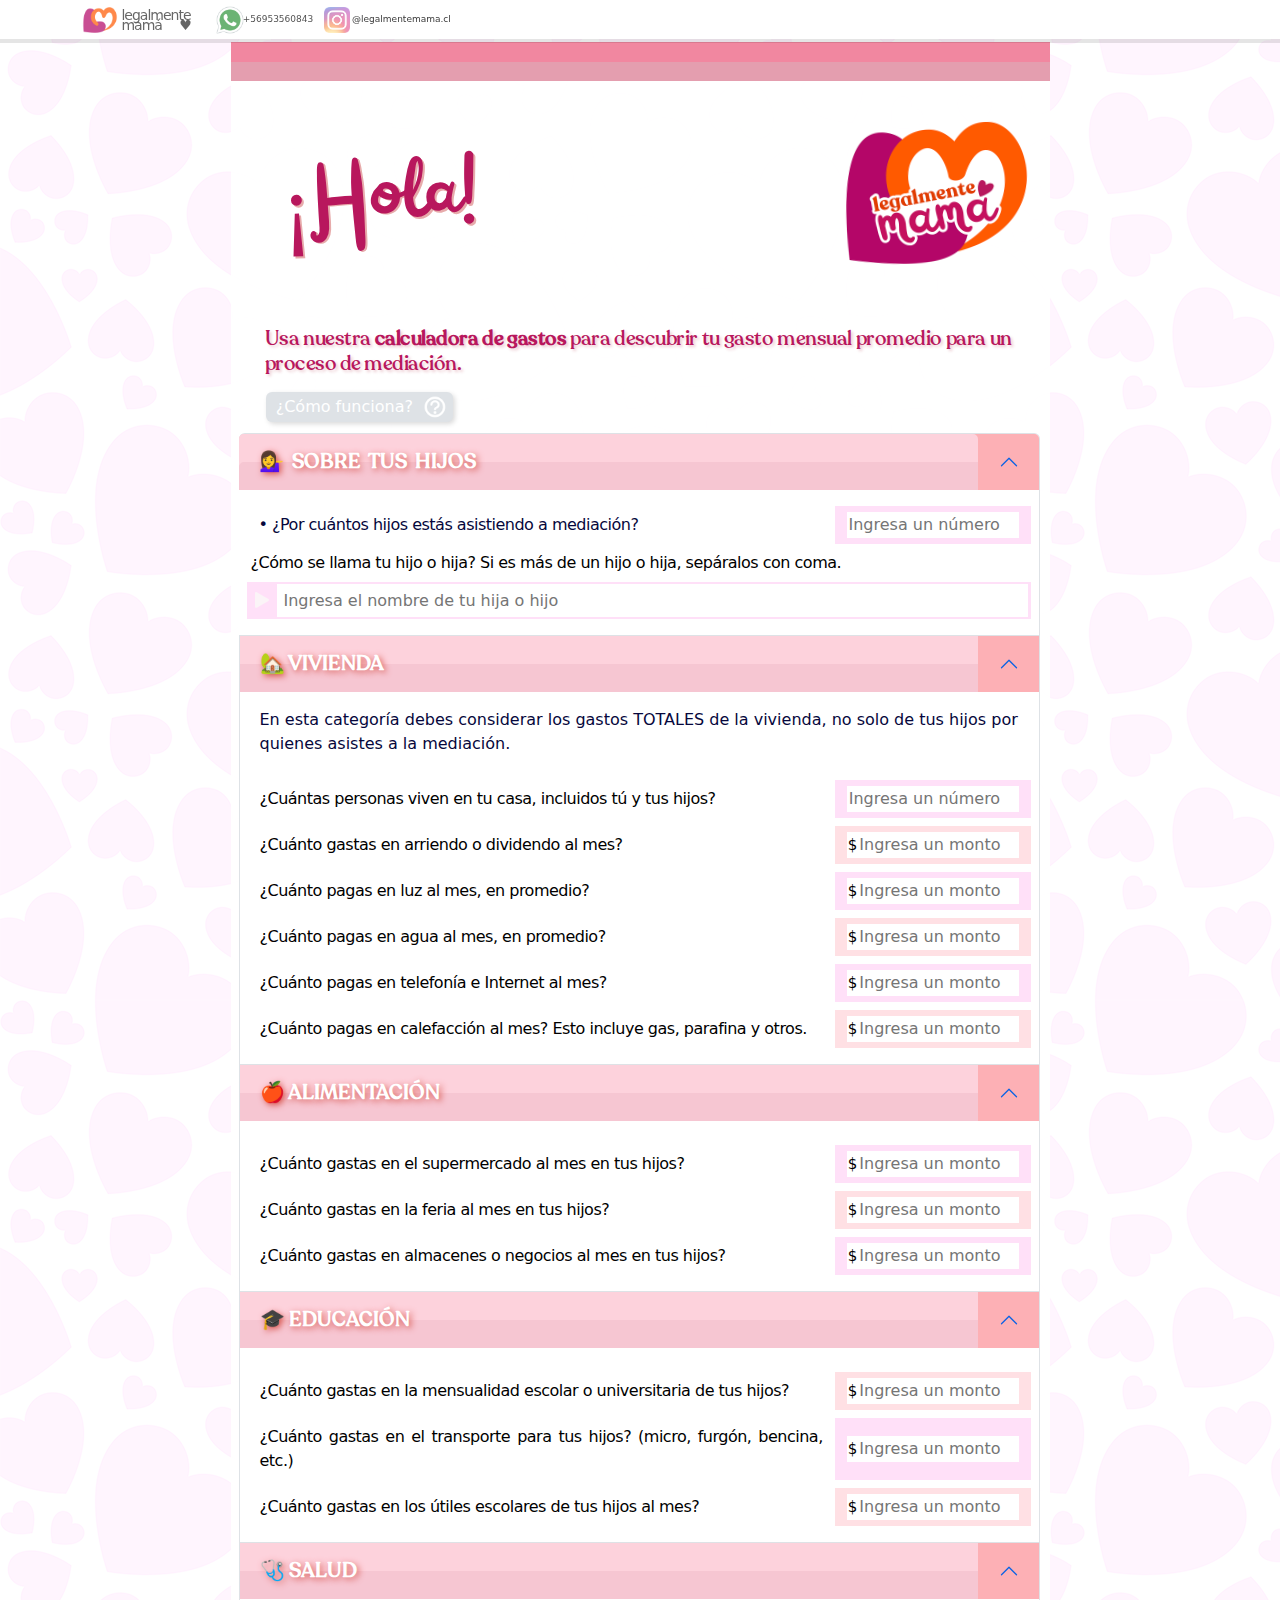
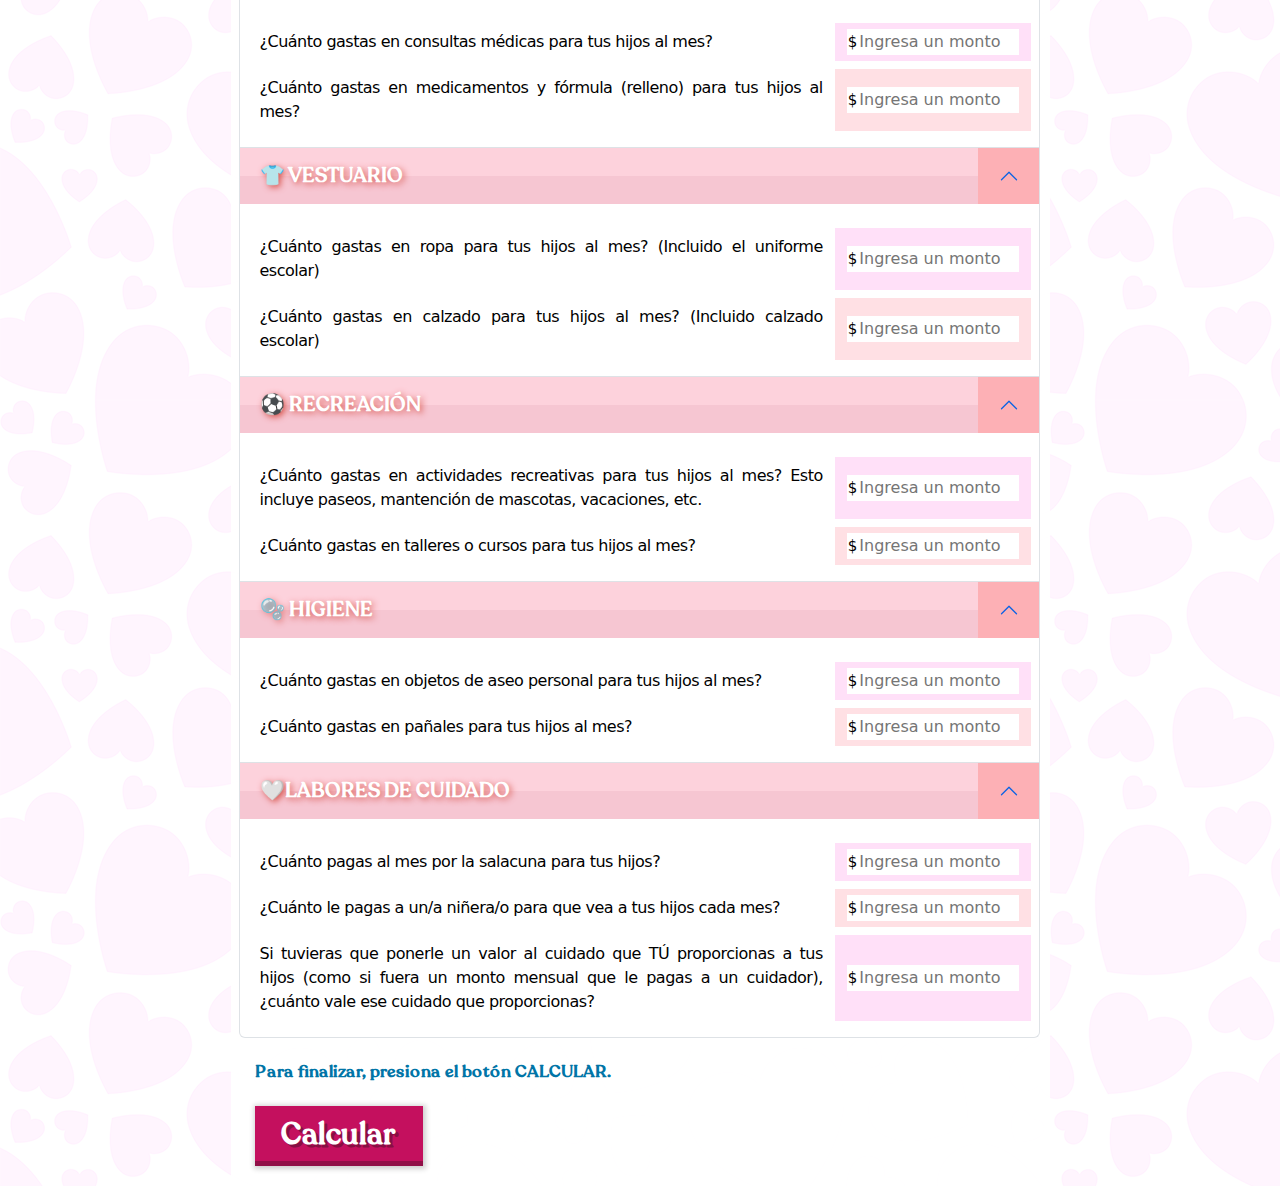
<file: index.html>
<!DOCTYPE html>
<html lang="en" style="background: url(&quot;assets/img/bg2.png&quot;);border-style: hidden;border-color: rgba(0,0,0,0);position: static;overflow: auto;background-size: auto;">

<head>
    <meta charset="utf-8">
    <meta name="viewport" content="width=device-width, initial-scale=1.0, shrink-to-fit=no">
    <title>Tabla de gastos - LEGALMENTE MAMÁ</title>
    <link rel="icon" type="image/x-icon" href="/images/favicon.png">
    <meta property="og:type" content="website">
    <link rel="stylesheet" href="assets/bootstrap/css/bootstrap.min.css">
    <link rel="stylesheet" href="https://cdnjs.cloudflare.com/ajax/libs/animate.css/3.5.2/animate.min.css">
    <link rel="stylesheet" href="assets/css/styles.min.css">
</head>

<body class="d-flex align-content-center" style="background: transparent;border-style: hidden;border-color: rgba(33,37,41,0);height: auto;width: auto;">
    <div class="container-fluid" style="border-style: none;position: relative;margin: auto;padding: 0px;">
        <div class="row order-first" id="navbar" style="background: #ffffff;margin: 0px;">
            <div class="col">
                <nav class="navbar navbar-light navbar-expand fixed-top" style="background: #ffffff;height: 39px;padding-top: 3px;padding-bottom: 9px;box-shadow: 0px 4px rgba(0,0,0,0.1);">
                    <div class="container"><a class="navbar-brand d-flex align-items-center align-self-center m-auto align-items-lg-center" href="https://www.legalmentemama.cl/" style="padding-bottom: 0px;font-size: 14px;letter-spacing: -1px;line-height: 9.5px;color: rgba(85,85,85,0.9);padding-top: 8px;margin-right: 0px;padding-right: 15px;"><img class="d-flex d-lg-flex align-items-center m-auto" src="assets/img/logosolo.png" style="height: auto;object-fit: contain;max-height: 37px;opacity: 0.71;margin-top: 10px;padding-bottom: 1px;margin-bottom: 0px;padding-top: 0px;">&nbsp;legalmente<br>&nbsp;mamá&nbsp; &nbsp; &nbsp;♥</a><button data-bs-toggle="collapse" class="navbar-toggler" data-bs-target="#navcol-1"><span class="visually-hidden">Toggle navigation</span><span class="navbar-toggler-icon"></span></button>
                        <div class="collapse navbar-collapse" id="navcol-1">
                            <ul class="navbar-nav d-flex">
                                <li class="nav-item d-flex"><a class="nav-link d-flex justify-content-center align-items-center" href="https://api.whatsapp.com/send/?phone=56953560843" style="padding-bottom: 2px;font-size: 9px;margin-right: 0px;padding-right: 0px;color: rgba(0,0,0,0.7);" target="_blank"><img class="d-flex align-items-center" src="assets/img/wsplogo.png" style="width: auto;max-height: 32px;opacity: 1;filter: grayscale(45%);margin-right: -3px;">+56953560843</a></li>
                                <li class="nav-item"><a class="nav-link active d-flex justify-content-start align-items-center" style="padding-bottom: 2px;font-size: 9px;padding-left: 8px;color: rgba(0,0,0,0.8);" target="_blank" href="https://www.instagram.com/legalmentemama.cl/"><img class="d-flex align-items-center" src="assets/img/iglogo.png" style="width: auto;max-height: 32px;opacity: 0.51;padding: 3px;padding-right: 0px;margin-right: -1px;">&nbsp;@legalmentemama.cl</a></li>
                            </ul>
                        </div>
                    </div>
                </nav>
            </div>
        </div>
        <div class="row d-inline-block d-lg-flex d-xl-flex justify-content-center mx-auto pulse animated" style="border-style: none;max-width: 819px;">
            <div class="col-auto mx-auto" id="formulario" style="margin-top: 81px;border-top-left-radius: 5;border-top-right-radius: 5;border-bottom-right-radius: 5;border-bottom-left-radius: 5;background: rgba(255,255,255,0.93);box-shadow: 0px -19px rgb(228,158,175), 0px 33px rgb(127,106,143), 0px 46px rgba(33,37,41,0.31), 0px -39px rgb(241,135,160);border-style: none;border-color: rgb(127,106,143);padding-left: 8px;padding-right: 3px;">
                <div class="table-responsive d-table align-items-center">
                    <table class="table table-sm">
                        <thead style="padding-bottom: 0px;margin-bottom: 0px;">
                            <tr style="height: 150px;margin-bottom: 0px;padding-bottom: 0px;">
                                <td class="text-start d-flex align-items-center align-self-end flex-wrap" style="font-family: Railey-PersonalUse;font-size: 54px;transform: perspective(0px) translateY(-5px) rotate(-2deg);text-shadow: 2px 2px rgb(231,171,171);color: #b8175d;border-style: none;line-height: 40.5px;padding-bottom: 0px;letter-spacing: 0px;text-align: center;margin-bottom: -19px;"><br>
                                    <div class="row d-flex" style="max-height: 201px;margin-bottom: 5%;padding-bottom: 0px;">
                                        <div class="col-5 col-sm-7 col-md-8 col-xl-8 offset-1 offset-sm-1 offset-md-1 offset-xl-1 d-flex order-first me-auto" style="padding-left: 2px;">
                                            <p class="d-flex align-self-center" style="transform: translateX(-20px);font-size: 92px;text-align: right;font-family: Railey-PersonalUse;padding-top: 0px;margin-top: 16px;">¡Hola!<br><br></p>
                                        </div>
                                        <div class="col-5 col-sm-1 col-md-2 col-xl-1 offset-sm-5 offset-md-0 offset-xl-4 d-flex flex-shrink-1 align-items-center flex-sm-grow-1" style="padding-left: 0px;margin-left: 1px;"><img class="img-fluid d-flex" src="assets/img/logosmall.png" style="width: auto;height: auto;margin-top: -14px;transform: translateX(-5%);"></div>
                                    </div>
                                </td>
                            </tr>
                        </thead>
                        <tbody>
                            <tr id="introduccion">
                                <td style="font-family: Recoleta;font-size: 20px;text-align: justify;color: rgb(184,23,93);letter-spacing: -0.5px;line-height: 25px;border-style: hidden;border-color: rgb(127,106,143);text-shadow: 2px 2px 3px rgba(173,29,55,0.23);padding-right: 35px;padding-left: 26px;margin-top: 0px;padding-top: 0px;">Usa nuestra <b>calculadora de gastos</b> para descubrir tu gasto mensual promedio para un proceso de mediación.</td>
                            </tr>
                            <tr id="comofunciona" style="display: flex;border-style: hidden;padding-top: 8px;padding-bottom: 3px;padding-left: 23px;">
                                <td style="display: flex;border-style: hidden;">
                                    <div><a class="btn btn-primary comofunc" data-bs-toggle="collapse" aria-expanded="false" aria-controls="collapse-1" href="#collapse-1" role="button" style="background: var(--bs-border-color);padding: 0;padding-right: 0;border-style: none;box-shadow: 2px 2px 5px rgba(0,0,0,0.15);">&nbsp; ¿Cómo funciona?&nbsp;&nbsp;<img src="assets/img/qmark.png" width="30" height="30" style="filter: brightness(200%) contrast(198%);transform: translateX(-3px) scale(0.80);"><br></a>
                                        <div class="collapse" id="collapse-1" style="padding-right: 19px;">
                                            <p class="d-flex me-auto" style="line-height: 21px;color: rgb(75,86,96);background: #fffff3;text-align: justify;">Toca cada una de las secciones a continuación (Vivienda, Alimentación, Educación, Salud, Recreación, Higiene y Labores de cuidado) para expandirlas y rellena cada item con su monto mensual correspondiente. Podrás imprimir el resultado de la planilla de gastos o contactarnos por WhatsApp para continuar tus trámites de pensión.</p>
                                        </div>
                                    </div>
                                </td>
                            </tr>
                            <tr id="acordion">
                                <td style="padding-right: 7px;margin-left: 0px;padding-left: 0px;border-style: hidden;">
                                    <div class="accordion" role="tablist" id="accordion-1">
                                        <div class="accordion-item" id="cat-sobreti" title="" style="border-left-style: hidden;">
                                            <h2 class="accordion-header" role="tab" style="border-left-style: hidden;"><button class="accordion-button" type="button" data-bs-toggle="collapse" data-bs-target="#accordion-1 .item-1" aria-expanded="true" aria-controls="accordion-1 .item-1" id="sobretibutton" style="font-family: Recoleta;font-size: 20px;font-weight: bold;color: rgb(255,255,255);background: rgb(246,198,210);box-shadow: 0px 0px, inset -61px 0px rgb(253,176,181), inset 0px 28px rgb(253,210,220);text-shadow: 2px 2px 6px rgb(216,85,77);"><strong>💁‍♀️&nbsp;&nbsp;SOBRE&nbsp;&nbsp;TUS&nbsp;&nbsp;HIJOS</strong></button></h2>
                                            <div class="accordion-collapse collapse show item-1" role="tabpanel" id="sobretibuttoncontent">
                                                <div class="accordion-body">
						    <div class="row" id="inputhijosmediacion">
                                                        <div class="col-12 col-sm-9 col-md-9 col-lg-9 col-xl-9"><label class="col-form-label d-inline-flex" style="text-align: justify;letter-spacing: -0.5px;color: rgb(6,7,60);">• ¿Por cuántos hijos estás asistiendo a mediación?</label></div>
                                                        <div class="col-12 col-md-2 col-lg-1 col-xl-2 offset-xl-0 d-inline-flex flex-grow-1 justify-content-end align-content-stretch" style="background: rgb(255,224,248);min-height: 37px;"><input class="flex-grow-1 align-self-center" type="number" id="hijosmediacion" max="99" min="1" name="personas" step="1" style="text-align: left;min-width: 57px;border-style: hidden;" placeholder="Ingresa un número"></div>
                                                    </div>
                                                    <div class="row" id="errorhijosmediacion" style="display: none;">
                                                        <div class="col-12 col-sm-12 col-md-12 col-lg-12 col-xl-12" style="padding-left: 0px;padding-right: 0px;"><label class="col-form-label d-flex justify-content-end mx-auto" style="letter-spacing: -0.5px;background: rgba(215,48,34,0.07);color: rgb(210,13,1);padding-left: 11px;padding-right: 7px;text-align: justify;">El mínimo de hijos es 1</label></div>
                                                    </div>
                                                    <div class="row">
                                                        <div class="col-12 col-sm-9 col-md-9 col-lg-12 col-xl-12" style="padding-left: 4px;"><label class="col-form-label d-inline-flex" style="text-align: justify;letter-spacing: -0.5px;">¿Cómo se llama tu hijo o hija? Si es más de un hijo o hija, sepáralos con coma.&nbsp;</label></div>
                                                    </div>
                                                    <div class="row">
                                                        <div class="col-12 col-md-2 col-lg-1 col-xl-1 offset-xl-0 d-inline-flex flex-grow-1 justify-content-end align-content-stretch" style="background: rgb(255,224,248);min-height: 37px;padding-right: 3px;padding-left: 3px;"><svg xmlns="http://www.w3.org/2000/svg" width="1em" height="1em" fill="currentColor" viewBox="0 0 16 16" class="bi bi-triangle-fill d-inline-flex align-self-center" style="transform: rotate(90deg);padding-left: 0px;margin-left: 4px;border-style: none;color: rgb(251,244,247);">
                                                                <path fill-rule="evenodd" d="M7.022 1.566a1.13 1.13 0 0 1 1.96 0l6.857 11.667c.457.778-.092 1.767-.98 1.767H1.144c-.889 0-1.437-.99-.98-1.767L7.022 1.566z"></path>
                                                            </svg><input class="flex-grow-1 align-self-center" type="text" id="nombre" max="20" min="2" name="nombre" step="1" style="text-align: left;min-width: 57px;border-style: hidden;height: 33px;padding-left: 7px;margin-left: 7px;" placeholder="Ingresa el nombre de tu hija o hijo" minlength="1" maxlength="80" required=""></div>
                                                    </div>
                                                    <div class="row" style="text-align: left;">
                                                        <div class="col-12 col-sm-12 col-md-12 col-lg-12 col-xl-12" id="errornombre" style="padding-left: 0px;padding-right: 0px;text-align: left;display: none;"><label class="col-form-label text-start d-flex flex-grow-1" style="letter-spacing: -0.5px;background: rgba(215,48,34,0.07);color: rgb(210,13,1);padding-left: 11px;padding-right: 7px;text-align: left;">Por favor ingresa el nombre de tu hijo o hija.</label></div>
                                                    </div>
                                                </div>
                                            </div>
                                        </div>
                                        <div class="accordion-item" id="cat-vivienda">
                                            <h2 class="accordion-header" role="tab"><button class="accordion-button" type="button" data-bs-toggle="collapse" data-bs-target="#accordion-1 .item-2" aria-expanded="true" aria-controls="accordion-1 .item-2" id="viviendabutton" style="font-family: Recoleta;font-size: 20px;font-weight: bold;color: rgb(255,255,255);background: rgb(246,198,210);box-shadow: 0px 0px, inset -61px 0px rgb(253,176,181), inset 0px 28px rgb(253,210,220);text-shadow: 2px 2px 6px rgb(216,85,77);"><br><strong>🏡 VIVIENDA</strong></button></h2>
                                            <div class="accordion-collapse collapse show item-2" role="tabpanel" id="viviendabuttoncontent">
                                                <div class="accordion-body">
						    <div class="row">
							<label style="color: rgb(6,7,60);">En esta categoría debes considerar los gastos TOTALES de la vivienda, no solo de tus hijos por quienes asistes a la mediación.</label><br><br><br>
						    </div>
                                                    <div class="row" id="inputpersonas">
                                                        <div class="col-12 col-sm-9 col-md-9 col-lg-9 col-xl-9"><label class="col-form-label d-inline-flex" style="text-align: justify;letter-spacing: -0.5px;">¿Cuántas personas viven en tu casa, incluidos tú y tus hijos?</label></div>
                                                        <div class="col-12 col-md-2 col-lg-1 col-xl-2 offset-xl-0 d-inline-flex flex-grow-1 justify-content-end align-content-stretch" style="background: rgb(255,224,248);min-height: 37px;"><input class="flex-grow-1 align-self-center" type="number" id="personas" max="20" min="2" name="personas" step="1" style="text-align: left;min-width: 57px;border-style: hidden;" placeholder="Ingresa un número"></div>
                                                    </div>
                                                    <div class="row" id="errorpersonas" style="display: none;">
                                                        <div class="col-12 col-sm-12 col-md-12 col-lg-12 col-xl-12" style="padding-left: 0px;padding-right: 0px;"><label class="col-form-label d-flex justify-content-end mx-auto" style="letter-spacing: -0.5px;background: rgba(215,48,34,0.07);color: rgb(210,13,1);padding-left: 11px;padding-right: 7px;text-align: justify;">El mínimo de personas es 2 (tú y tu hijo o hija)</label></div>
                                                    </div>
						    <div class="row" id="inputarriendo" style="margin-top: 8px;">
                                                        <div class="col-12 col-sm-9 col-md-9 col-lg-9 col-xl-9"><label class="col-form-label d-inline-flex" style="text-align: justify;letter-spacing: -0.5px;">¿Cuánto gastas en arriendo o dividendo al mes?</label></div>
                                                        <div class="col-12 col-md-2 col-lg-1 col-xl-2 offset-xl-0 d-inline-flex flex-grow-1 justify-content-end align-content-stretch" style="background: rgb(255,224,228);min-height: 37px;padding-left: 2px;">
                                                            <p class="align-self-center my-auto" style="margin-right: 1px;color: rgb(0,0,0);transform: translateX(11px) translateY(1px);font-size: 15px;">$</p><input class="flex-grow-1 align-self-center" type="number" id="arriendo" max="999999999" min="0" name="campodos" step="1000" style="text-align: left;min-width: 57px;border-style: hidden;padding-left: 12px;" placeholder="Ingresa un monto">
                                                        </div>
                                                    </div>
                                                    <div class="row" id="errorarriendo" style="display: none;">
                                                        <div class="col-12 col-sm-12 col-md-12 col-lg-12 col-xl-12" style="padding-left: 0px;padding-right: 0px;"><label class="col-form-label d-flex justify-content-end mx-auto" style="letter-spacing: -0.5px;background: rgba(215,48,34,0.07);color: rgb(210,13,1);padding-left: 11px;padding-right: 7px;text-align: justify;">Debes ingresar un monto. Si no gastas en arriendo o dividendo, puedes ingresar $0.</label></div>
                                                    </div>
                                                    <div class="row" id="inputluz" style="margin-top: 8px;">
                                                        <div class="col-12 col-sm-9 col-md-9 col-lg-9 col-xl-9"><label class="col-form-label d-inline-flex" style="text-align: justify;letter-spacing: -0.5px;">¿Cuánto pagas en luz al mes, en promedio?</label></div>
                                                        <div class="col-12 col-md-2 col-lg-1 col-xl-2 offset-xl-0 d-inline-flex flex-grow-1 justify-content-end align-content-stretch" style="background: rgb(255,224,248);min-height: 37px;padding-left: 2px;">
                                                            <p class="align-self-center my-auto" style="margin-right: 1px;color: rgb(0,0,0);transform: translateX(11px) translateY(1px);font-size: 15px;">$</p><input class="flex-grow-1 align-self-center" type="number" id="luz" max="9999999" min="0" name="campodos" step="100" style="text-align: left;min-width: 57px;border-style: hidden;padding-left: 12px;" placeholder="Ingresa un monto">
                                                        </div>
                                                    </div>
                                                    <div class="row" id="errorluz" style="display: none;">
                                                        <div class="col-12 col-sm-12 col-md-12 col-lg-12 col-xl-12" style="padding-left: 0px;padding-right: 0px;"><label class="col-form-label d-flex justify-content-end mx-auto" style="letter-spacing: -0.5px;background: rgba(215,48,34,0.07);color: rgb(210,13,1);padding-left: 11px;padding-right: 7px;text-align: justify;">Debes ingresar un monto. Si no tienes gastos de electricidad, puedes ingresar $0.</label></div>
                                                    </div>
                                                    <div class="row" id="inputagua" style="margin-top: 8px;">
                                                        <div class="col-12 col-sm-9 col-md-9 col-lg-9 col-xl-9"><label class="col-form-label d-inline-flex" style="text-align: justify;letter-spacing: -0.5px;">¿Cuánto pagas en agua al mes, en promedio?</label></div>
                                                        <div class="col-12 col-md-2 col-lg-1 col-xl-2 offset-xl-0 d-inline-flex flex-grow-1 justify-content-end align-content-stretch" style="background: rgb(255,224,228);min-height: 37px;padding-left: 2px;">
                                                            <p class="align-self-center my-auto" style="margin-right: 1px;color: rgb(0,0,0);transform: translateX(11px) translateY(1px);font-size: 15px;">$</p><input class="flex-grow-1 align-self-center" type="number" id="agua" max="9999999" min="0" name="campodos" step="100" style="text-align: left;min-width: 57px;border-style: hidden;padding-left: 12px;" placeholder="Ingresa un monto">
                                                        </div>
                                                    </div>
                                                    <div class="row" id="erroragua" style="display: none;">
                                                        <div class="col-12 col-sm-12 col-md-12 col-lg-12 col-xl-12" style="padding-left: 0px;padding-right: 0px;"><label class="col-form-label d-flex justify-content-end mx-auto" style="letter-spacing: -0.5px;background: rgba(215,48,34,0.07);color: rgb(210,13,1);padding-left: 11px;padding-right: 7px;text-align: justify;">Debes ingresar un monto. Si no tienes gastos de agua, puedes ingresar $0.</label></div>
                                                    </div>
                                                    <div class="row" id="inputinternet" style="margin-top: 8px;">
                                                        <div class="col-12 col-sm-9 col-md-9 col-lg-9 col-xl-9"><label class="col-form-label d-inline-flex" style="text-align: justify;letter-spacing: -0.5px;">¿Cuánto pagas en telefonía e Internet al mes?</label></div>
                                                        <div class="col-12 col-md-2 col-lg-1 col-xl-2 offset-xl-0 d-inline-flex flex-grow-1 justify-content-end align-content-stretch" style="background: rgb(255,224,248);min-height: 37px;padding-left: 2px;">
                                                            <p class="align-self-center my-auto" style="margin-right: 1px;color: rgb(0,0,0);transform: translateX(11px) translateY(1px);font-size: 15px;">$</p><input class="flex-grow-1 align-self-center" type="number" id="internet" max="9999999" min="0" name="campodos" step="100" style="text-align: left;min-width: 57px;border-style: hidden;padding-left: 12px;" placeholder="Ingresa un monto">
                                                        </div>
                                                    </div>
                                                    <div class="row" id="errorinternet" style="display: none;">
                                                        <div class="col-12 col-sm-12 col-md-12 col-lg-12 col-xl-12" style="padding-left: 0px;padding-right: 0px;"><label class="col-form-label d-flex justify-content-end mx-auto" style="letter-spacing: -0.5px;background: rgba(215,48,34,0.07);color: rgb(210,13,1);padding-left: 11px;padding-right: 7px;text-align: justify;">Debes ingresar un monto. Si no tienes gastos de telefonía o Internet, puedes ingresar $0.</label></div>
                                                    </div>
                                                    <div class="row" id="inputcalefa" style="margin-top: 8px;">
                                                        <div class="col-12 col-sm-9 col-md-9 col-lg-9 col-xl-9"><label class="col-form-label d-inline-flex" style="text-align: justify;letter-spacing: -0.5px;">¿Cuánto pagas en calefacción al mes? Esto incluye gas, parafina y otros.</label></div>
                                                        <div class="col-12 col-md-2 col-lg-1 col-xl-2 offset-xl-0 d-inline-flex flex-grow-1 justify-content-end align-content-stretch" style="background: rgb(255,224,228);min-height: 37px;padding-left: 2px;">
                                                            <p class="align-self-center my-auto" style="margin-right: 1px;color: rgb(0,0,0);transform: translateX(11px) translateY(1px);font-size: 15px;">$</p><input class="flex-grow-1 align-self-center" type="number" id="calefa" max="9999999" min="0" name="campodos" step="100" style="text-align: left;min-width: 57px;border-style: hidden;padding-left: 12px;" placeholder="Ingresa un monto">
                                                        </div>
                                                    </div>
                                                    <div class="row" id="errorcalefa" style="display: none;">
                                                        <div class="col-12 col-sm-12 col-md-12 col-lg-12 col-xl-12" style="padding-left: 0px;padding-right: 0px;"><label class="col-form-label d-flex justify-content-end mx-auto" style="letter-spacing: -0.5px;background: rgba(215,48,34,0.07);color: rgb(210,13,1);padding-left: 11px;padding-right: 7px;text-align: justify;">Debes ingresar un monto. Si no tienes gastos de calefacción, puedes ingresar $0.</label></div>
                                                    </div>
                                                </div>
                                            </div>
                                        </div>
                                        <div class="accordion-item" id="cat-alimentacion">
                                            <h2 class="accordion-header" role="tab"><button class="accordion-button" type="button" data-bs-toggle="collapse" data-bs-target="#accordion-1 .item-3" aria-expanded="true" aria-controls="accordion-1 .item-3" id="alimentacionbutton" style="font-family: Recoleta;font-size: 20px;font-weight: bold;color: rgb(255,255,255);background: rgb(246,198,210);box-shadow: 0px 0px, inset -61px 0px rgb(253,176,181), inset 0px 28px rgb(253,210,220);text-shadow: 2px 2px 6px rgb(216,85,77);"><br><strong>🍎 ALIMENTACIÓN</strong></button></h2>
                                            <div class="accordion-collapse collapse show item-3" role="tabpanel" id="alimentacionbuttoncontent">
                                                <div class="accordion-body">
                                                    <div class="row" id="inputsuperm" style="margin-top: 8px;">
							<div class="col-12 col-sm-9 col-md-9 col-lg-9 col-xl-9"><label class="col-form-label d-inline-flex" style="text-align: justify;letter-spacing: -0.5px;">¿Cuánto gastas en el supermercado al mes en tus hijos?</label></div>
                                                        <div class="col-12 col-md-2 col-lg-1 col-xl-2 offset-xl-0 d-inline-flex flex-grow-1 justify-content-end align-content-stretch" style="background: rgb(255,224,248);min-height: 37px;padding-left: 2px;">
                                                            <p class="align-self-center my-auto" style="margin-right: 1px;color: rgb(0,0,0);transform: translateX(11px) translateY(1px);font-size: 15px;">$</p><input class="flex-grow-1 align-self-center" type="number" id="superm" max="9999999" min="0" name="campodos" step="1000" style="text-align: left;min-width: 57px;border-style: hidden;padding-left: 12px;" placeholder="Ingresa un monto">
                                                        </div>
                                                    </div>
                                                    <div class="row" id="errorsuperm" style="display: none;">
                                                        <div class="col-12 col-sm-12 col-md-12 col-lg-12 col-xl-12" style="padding-left: 0px;padding-right: 0px;"><label class="col-form-label d-flex justify-content-end mx-auto" style="letter-spacing: -0.5px;background: rgba(215,48,34,0.07);color: rgb(210,13,1);padding-left: 11px;padding-right: 7px;text-align: justify;">Debes ingresar un monto. Si no tienes gastos de compras en supermercados, puedes ingresar $0.</label></div>
                                                    </div>
                                                    <div class="row" id="inputferia" style="margin-top: 8px;">
                                                        <div class="col-12 col-sm-9 col-md-9 col-lg-9 col-xl-9"><label class="col-form-label d-inline-flex" style="text-align: justify;letter-spacing: -0.5px;">¿Cuánto gastas en la feria al mes en tus hijos?</label></div>
                                                        <div class="col-12 col-md-2 col-lg-1 col-xl-2 offset-xl-0 d-inline-flex flex-grow-1 justify-content-end align-content-stretch" style="background: rgb(255,224,228);min-height: 37px;padding-left: 2px;">
                                                            <p class="align-self-center my-auto" style="margin-right: 1px;color: rgb(0,0,0);transform: translateX(11px) translateY(1px);font-size: 15px;">$</p><input class="flex-grow-1 align-self-center" type="number" id="feria" max="9999999" min="0" name="campodos" step="1000" style="text-align: left;min-width: 57px;border-style: hidden;padding-left: 12px;" placeholder="Ingresa un monto">
                                                        </div>
                                                    </div>
                                                    <div class="row" id="errorferia" style="display: none;">
                                                        <div class="col-12 col-sm-12 col-md-12 col-lg-12 col-xl-12" style="padding-left: 0px;padding-right: 0px;"><label class="col-form-label d-flex justify-content-end mx-auto" style="letter-spacing: -0.5px;background: rgba(215,48,34,0.07);color: rgb(210,13,1);padding-left: 11px;padding-right: 7px;text-align: justify;">Debes ingresar un monto. Si no gastas dinero en ferias, puedes ingresar $0.</label></div>
                                                    </div>
                                                    <div class="row" id="inputalmacen" style="margin-top: 8px;">
                                                        <div class="col-12 col-sm-9 col-md-9 col-lg-9 col-xl-9"><label class="col-form-label d-inline-flex" style="text-align: justify;letter-spacing: -0.5px;">¿Cuánto gastas en almacenes o negocios al mes en tus hijos?</label></div>
                                                        <div class="col-12 col-md-2 col-lg-1 col-xl-2 offset-xl-0 d-inline-flex flex-grow-1 justify-content-end align-content-stretch" style="background: rgb(255,224,248);min-height: 37px;padding-left: 2px;">
                                                            <p class="align-self-center my-auto" style="margin-right: 1px;color: rgb(0,0,0);transform: translateX(11px) translateY(1px);font-size: 15px;">$</p><input class="flex-grow-1 align-self-center" type="number" id="almacen" max="9999999" min="0" name="campodos" step="1000" style="text-align: left;min-width: 57px;border-style: hidden;padding-left: 12px;" placeholder="Ingresa un monto">
                                                        </div>
                                                    </div>
                                                    <div class="row" id="erroralmacen" style="display: none;">
                                                        <div class="col-12 col-sm-12 col-md-12 col-lg-12 col-xl-12" style="padding-left: 0px;padding-right: 0px;"><label class="col-form-label d-flex justify-content-end mx-auto" style="letter-spacing: -0.5px;background: rgba(215,48,34,0.07);color: rgb(210,13,1);padding-left: 11px;padding-right: 7px;text-align: justify;">Debes ingresar un monto. Si no gastas en almacenes y negocios, puedes ingresar $0.</label></div>
                                                    </div>
                                                </div>
                                            </div>
                                        </div>
                                        <div class="accordion-item" id="cat-educacion">
                                            <h2 class="accordion-header" role="tab"><button class="accordion-button" type="button" data-bs-toggle="collapse" data-bs-target="#accordion-1 .item-4" aria-expanded="true" aria-controls="accordion-1 .item-4" id="educacionbutton" style="font-family: Recoleta;font-size: 20px;font-weight: bold;color: rgb(255,255,255);background: rgb(246,198,210);box-shadow: 0px 0px, inset -61px 0px rgb(253,176,181), inset 0px 28px rgb(253,210,220);text-shadow: 2px 2px 6px rgb(216,85,77);"><br><strong>🎓 EDUCACIÓN</strong></button></h2>
                                            <div class="accordion-collapse collapse show item-4" role="tabpanel" id="educacionbuttoncontent">
                                                <div class="accordion-body">
                                                    <div class="row" id="inputarancel" style="margin-top: 8px;">
                                                        <div class="col-12 col-sm-9 col-md-9 col-lg-9 col-xl-9"><label class="col-form-label d-inline-flex" style="text-align: justify;letter-spacing: -0.5px;">¿Cuánto gastas en la mensualidad escolar o universitaria de tus hijos?&nbsp;</label></div>
                                                        <div class="col-12 col-md-2 col-lg-1 col-xl-2 offset-xl-0 d-inline-flex flex-grow-1 justify-content-end align-content-stretch" style="background: rgb(255,224,228);min-height: 37px;padding-left: 2px;">
                                                            <p class="align-self-center my-auto" style="margin-right: 1px;color: rgb(0,0,0);transform: translateX(11px) translateY(1px);font-size: 15px;">$</p><input class="flex-grow-1 align-self-center" type="number" id="arancel" max="9999999" min="0" name="campodos" step="1000" style="text-align: left;min-width: 57px;border-style: hidden;padding-left: 12px;" placeholder="Ingresa un monto">
                                                        </div>
                                                    </div>
                                                    <div class="row" id="errorarancel" style="display: none;">
                                                        <div class="col-12 col-sm-12 col-md-12 col-lg-12 col-xl-12" style="padding-left: 0px;padding-right: 0px;"><label class="col-form-label d-flex justify-content-end mx-auto" style="letter-spacing: -0.5px;background: rgba(215,48,34,0.07);color: rgb(210,13,1);padding-left: 11px;padding-right: 7px;text-align: justify;">Debes ingresar un monto. Si no gastas en colegio o universidad para tus hijos, puedes ingresar $0.</label></div>
                                                    </div>
                                                    <div class="row" id="inputtransporte" style="margin-top: 8px;">
                                                        <div class="col-12 col-sm-9 col-md-9 col-lg-9 col-xl-9"><label class="col-form-label d-inline-flex" style="text-align: justify;letter-spacing: -0.5px;">¿Cuánto gastas en el transporte para tus hijos? (micro, furgón, bencina, etc.)&nbsp;</label></div>
                                                        <div class="col-12 col-md-2 col-lg-1 col-xl-2 offset-xl-0 d-inline-flex flex-grow-1 justify-content-end align-content-stretch" style="background: rgb(255,224,248);min-height: 37px;padding-left: 2px;">
                                                            <p class="align-self-center my-auto" style="margin-right: 1px;color: rgb(0,0,0);transform: translateX(11px) translateY(1px);font-size: 15px;">$</p><input class="flex-grow-1 align-self-center" type="number" id="transporte" max="9999999" min="0" name="campodos" step="1000" style="text-align: left;min-width: 57px;border-style: hidden;padding-left: 12px;" placeholder="Ingresa un monto">
                                                        </div>
                                                    </div>
                                                    <div class="row" id="errortransporte" style="display: none;">
                                                        <div class="col-12 col-sm-12 col-md-12 col-lg-12 col-xl-12" style="padding-left: 0px;padding-right: 0px;"><label class="col-form-label d-flex justify-content-end mx-auto" style="letter-spacing: -0.5px;background: rgba(215,48,34,0.07);color: rgb(210,13,1);padding-left: 11px;padding-right: 7px;text-align: justify;">Debes ingresar un monto. Si no gastas en transporte para tus hijos, puedes ingresar $0.</label></div>
                                                    </div>
                                                    <div class="row" id="inpututiles" style="margin-top: 8px;">
                                                        <div class="col-12 col-sm-9 col-md-9 col-lg-9 col-xl-9"><label class="col-form-label d-inline-flex" style="text-align: justify;letter-spacing: -0.5px;">¿Cuánto gastas en los útiles escolares de tus hijos al mes?</label></div>
                                                        <div class="col-12 col-md-2 col-lg-1 col-xl-2 offset-xl-0 d-inline-flex flex-grow-1 justify-content-end align-content-stretch" style="background: rgb(255,224,228);min-height: 37px;padding-left: 2px;">
                                                            <p class="align-self-center my-auto" style="margin-right: 1px;color: rgb(0,0,0);transform: translateX(11px) translateY(1px);font-size: 15px;">$</p><input class="flex-grow-1 align-self-center" type="number" id="utiles" max="9999999" min="0" name="campodos" step="1000" style="text-align: left;min-width: 57px;border-style: hidden;padding-left: 12px;" placeholder="Ingresa un monto">
                                                        </div>
                                                    </div>
                                                    <div class="row" id="errorutiles" style="display: none;">
                                                        <div class="col-12 col-sm-12 col-md-12 col-lg-12 col-xl-12" style="padding-left: 0px;padding-right: 0px;"><label class="col-form-label d-flex justify-content-end mx-auto" style="letter-spacing: -0.5px;background: rgba(215,48,34,0.07);color: rgb(210,13,1);padding-left: 11px;padding-right: 7px;text-align: justify;">Debes ingresar un monto. Si no gastas en útiles escolares para tus hijos, puedes ingresar $0.</label></div>
                                                    </div>
                                                </div>
                                            </div>
                                        </div>
                                        <div class="accordion-item" id="cat-salud">
                                            <h2 class="accordion-header" role="tab"><button class="accordion-button" type="button" data-bs-toggle="collapse" data-bs-target="#accordion-1 .item-5" aria-expanded="true" aria-controls="accordion-1 .item-5" id="saludbutton" style="font-family: Recoleta;font-size: 20px;font-weight: bold;color: rgb(255,255,255);background: rgb(246,198,210);box-shadow: 0px 0px, inset -61px 0px rgb(253,176,181), inset 0px 28px rgb(253,210,220);text-shadow: 2px 2px 6px rgb(216,85,77);"><br><strong>🩺 SALUD</strong></button></h2>
                                            <div class="accordion-collapse collapse show item-5" role="tabpanel" id="saludbuttoncontent">
                                                <div class="accordion-body">
                                                    <div class="row" id="inputconsultas" style="margin-top: 8px;">
                                                        <div class="col-12 col-sm-9 col-md-9 col-lg-9 col-xl-9"><label class="col-form-label d-inline-flex" style="text-align: justify;letter-spacing: -0.5px;">¿Cuánto gastas en consultas médicas para tus hijos al mes?</label></div>
                                                        <div class="col-12 col-md-2 col-lg-1 col-xl-2 offset-xl-0 d-inline-flex flex-grow-1 justify-content-end align-content-stretch" style="background: rgb(255,224,248);min-height: 37px;padding-left: 2px;">
                                                            <p class="align-self-center my-auto" style="margin-right: 1px;color: rgb(0,0,0);transform: translateX(11px) translateY(1px);font-size: 15px;">$</p><input class="flex-grow-1 align-self-center" type="number" id="consultas" max="9999999" min="0" name="campodos" step="1000" style="text-align: left;min-width: 57px;border-style: hidden;padding-left: 12px;" placeholder="Ingresa un monto">
                                                        </div>
                                                    </div>
                                                    <div class="row" id="errorconsultas" style="display: none;">
                                                        <div class="col-12 col-sm-12 col-md-12 col-lg-12 col-xl-12" style="padding-left: 0px;padding-right: 0px;"><label class="col-form-label d-flex justify-content-end mx-auto" style="letter-spacing: -0.5px;background: rgba(215,48,34,0.07);color: rgb(210,13,1);padding-left: 11px;padding-right: 7px;text-align: justify;">Debes ingresar un monto. Si no gastas en consultas médicas, puedes ingresar $0.</label></div>
                                                    </div>
                                                    <div class="row" id="inputmedicamentos" style="margin-top: 8px;">
                                                        <div class="col-12 col-sm-9 col-md-9 col-lg-9 col-xl-9"><label class="col-form-label d-inline-flex" style="text-align: justify;letter-spacing: -0.5px;">¿Cuánto gastas en medicamentos y fórmula (relleno) para tus hijos al mes?</label></div>
                                                        <div class="col-12 col-md-2 col-lg-1 col-xl-2 offset-xl-0 d-inline-flex flex-grow-1 justify-content-end align-content-stretch" style="background: rgb(255,224,228);min-height: 37px;padding-left: 2px;">
                                                            <p class="align-self-center my-auto" style="margin-right: 1px;color: rgb(0,0,0);transform: translateX(11px) translateY(1px);font-size: 15px;">$</p><input class="flex-grow-1 align-self-center" type="number" id="medicamentos" max="9999999" min="0" name="campodos" step="1000" style="text-align: left;min-width: 57px;border-style: hidden;padding-left: 12px;" placeholder="Ingresa un monto">
                                                        </div>
                                                    </div>
                                                    <div class="row" id="errormedicamentos" style="display: none;">
                                                        <div class="col-12 col-sm-12 col-md-12 col-lg-12 col-xl-12" style="padding-left: 0px;padding-right: 0px;"><label class="col-form-label d-flex justify-content-end mx-auto" style="letter-spacing: -0.5px;background: rgba(215,48,34,0.07);color: rgb(210,13,1);padding-left: 11px;padding-right: 7px;text-align: justify;">Debes ingresar un monto. Si no gastas en medicamentos, puedes ingresar $0.</label></div>
                                                    </div>
                                                </div>
                                            </div>
                                        </div>
                                        <div class="accordion-item" id="cat-vestuario" title="">
                                            <h2 class="accordion-header" role="tab"><button class="accordion-button" type="button" data-bs-toggle="collapse" data-bs-target="#accordion-1 .item-6" aria-expanded="true" aria-controls="accordion-1 .item-6" id="vestuariobutton" style="font-family: Recoleta;font-size: 20px;font-weight: bold;color: rgb(255,255,255);background: rgb(246,198,210);box-shadow: 0px 0px, inset -61px 0px rgb(253,176,181), inset 0px 28px rgb(253,210,220);text-shadow: 2px 2px 6px rgb(216,85,77);"><br><strong>👕 VESTUARIO</strong></button></h2>
                                            <div class="accordion-collapse collapse show item-6" role="tabpanel" id="vestuariobuttoncontent">
                                                <div class="accordion-body">
                                                    <div class="row" id="inputropa" style="margin-top: 8px;">
                                                        <div class="col-12 col-sm-9 col-md-9 col-lg-9 col-xl-9"><label class="col-form-label d-inline-flex" style="text-align: justify;letter-spacing: -0.5px;">¿Cuánto gastas en ropa para tus hijos al mes? (Incluido el uniforme escolar)</label></div>
                                                        <div class="col-12 col-md-2 col-lg-1 col-xl-2 offset-xl-0 d-inline-flex flex-grow-1 justify-content-end align-content-stretch" style="background: rgb(255,224,248);min-height: 37px;padding-left: 2px;">
                                                            <p class="align-self-center my-auto" style="margin-right: 1px;color: rgb(0,0,0);transform: translateX(11px) translateY(1px);font-size: 15px;">$</p><input class="flex-grow-1 align-self-center" type="number" id="ropa" max="9999999" min="0" name="campodos" step="1000" style="text-align: left;min-width: 57px;border-style: hidden;padding-left: 12px;" placeholder="Ingresa un monto">
                                                        </div>
                                                    </div>
                                                    <div class="row" id="errorropa" style="display: none;">
                                                        <div class="col-12 col-sm-12 col-md-12 col-lg-12 col-xl-12" style="padding-left: 0px;padding-right: 0px;"><label class="col-form-label d-flex justify-content-end mx-auto" style="letter-spacing: -0.5px;background: rgba(215,48,34,0.07);color: rgb(210,13,1);padding-left: 11px;padding-right: 7px;text-align: justify;">Debes ingresar un monto. Si no gastas en ropa para tus hijos, puedes ingresar $0.</label></div>
                                                    </div>
                                                    <div class="row" id="inputcalzado" style="margin-top: 8px;">
                                                        <div class="col-12 col-sm-9 col-md-9 col-lg-9 col-xl-9"><label class="col-form-label d-inline-flex" style="text-align: justify;letter-spacing: -0.5px;">¿Cuánto gastas en calzado para tus hijos al mes? (Incluido calzado escolar)</label></div>
                                                        <div class="col-12 col-md-2 col-lg-1 col-xl-2 offset-xl-0 d-inline-flex flex-grow-1 justify-content-end align-content-stretch" style="background: rgb(255,224,228);min-height: 37px;padding-left: 2px;">
                                                            <p class="align-self-center my-auto" style="margin-right: 1px;color: rgb(0,0,0);transform: translateX(11px) translateY(1px);font-size: 15px;">$</p><input class="flex-grow-1 align-self-center" type="number" id="calzado" max="9999999" min="0" name="campodos" step="1000" style="text-align: left;min-width: 57px;border-style: hidden;padding-left: 12px;" placeholder="Ingresa un monto">
                                                        </div>
                                                    </div>
                                                    <div class="row" id="errorcalzado" style="display: none;">
                                                        <div class="col-12 col-sm-12 col-md-12 col-lg-12 col-xl-12" style="padding-left: 0px;padding-right: 0px;"><label class="col-form-label d-flex justify-content-end mx-auto" style="letter-spacing: -0.5px;background: rgba(215,48,34,0.07);color: rgb(210,13,1);padding-left: 11px;padding-right: 7px;text-align: justify;">Debes ingresar un monto. Si no gastas en calzado para tus hijos, puedes ingresar $0.</label></div>
                                                    </div>
                                                </div>
                                            </div>
                                        </div>
                                        <div class="accordion-item" id="cat-recreacion">
                                            <h2 class="accordion-header" role="tab"><button class="accordion-button" type="button" data-bs-toggle="collapse" data-bs-target="#accordion-1 .item-7" aria-expanded="true" aria-controls="accordion-1 .item-7" id="recreacionbutton" style="font-family: Recoleta;font-size: 20px;font-weight: bold;color: rgb(255,255,255);background: rgb(246,198,210);box-shadow: 0px 0px, inset -61px 0px rgb(253,176,181), inset 0px 28px rgb(253,210,220);text-shadow: 2px 2px 6px rgb(216,85,77);"><br><strong>⚽ RECREACIÓN&nbsp;</strong></button></h2>
                                            <div class="accordion-collapse collapse show item-7" role="tabpanel" id="recreacionbuttoncontent">
                                                <div class="accordion-body">
                                                    <div class="row" id="inputesparcimiento" style="margin-top: 8px;">
                                                        <div class="col-12 col-sm-9 col-md-9 col-lg-9 col-xl-9"><label class="col-form-label d-inline-flex" style="text-align: justify;letter-spacing: -0.5px;">¿Cuánto gastas en actividades recreativas para tus hijos al mes? Esto incluye paseos, mantención de mascotas, vacaciones, etc.</label></div>
                                                        <div class="col-12 col-md-2 col-lg-1 col-xl-2 offset-xl-0 d-inline-flex flex-grow-1 justify-content-end align-content-stretch" style="background: rgb(255,224,248);min-height: 37px;padding-left: 2px;">
                                                            <p class="align-self-center my-auto" style="margin-right: 1px;color: rgb(0,0,0);transform: translateX(11px) translateY(1px);font-size: 15px;">$</p><input class="flex-grow-1 align-self-center" type="number" id="esparcimiento" max="9999999" min="0" name="campodos" step="1000" style="text-align: left;min-width: 57px;border-style: hidden;padding-left: 12px;" placeholder="Ingresa un monto">
                                                        </div>
                                                    </div>
                                                    <div class="row" id="erroresparcimiento" style="display: none;">
                                                        <div class="col-12 col-sm-12 col-md-12 col-lg-12 col-xl-12" style="padding-left: 0px;padding-right: 0px;"><label class="col-form-label d-flex justify-content-end mx-auto" style="letter-spacing: -0.5px;background: rgba(215,48,34,0.07);color: rgb(210,13,1);padding-left: 11px;padding-right: 7px;text-align: justify;">Debes ingresar un monto. Si no gastas en recreación para tus hijos, puedes ingresar $0.</label></div>
                                                    </div>
                                                    <div class="row" id="inputtalleres" style="margin-top: 8px;">
                                                        <div class="col-12 col-sm-9 col-md-9 col-lg-9 col-xl-9"><label class="col-form-label d-inline-flex" style="text-align: justify;letter-spacing: -0.5px;">¿Cuánto gastas en talleres o cursos para tus hijos al mes?</label></div>
                                                        <div class="col-12 col-md-2 col-lg-1 col-xl-2 offset-xl-0 d-inline-flex flex-grow-1 justify-content-end align-content-stretch" style="background: rgb(255,224,228);min-height: 37px;padding-left: 2px;">
                                                            <p class="align-self-center my-auto" style="margin-right: 1px;color: rgb(0,0,0);transform: translateX(11px) translateY(1px);font-size: 15px;">$</p><input class="flex-grow-1 align-self-center" type="number" id="talleres" max="9999999" min="0" name="campodos" step="1000" style="text-align: left;min-width: 57px;border-style: hidden;padding-left: 12px;" placeholder="Ingresa un monto">
                                                        </div>
                                                    </div>
                                                    <div class="row" id="errortalleres" style="display: none;">
                                                        <div class="col-12 col-sm-12 col-md-12 col-lg-12 col-xl-12" style="padding-left: 0px;padding-right: 0px;"><label class="col-form-label d-flex justify-content-end mx-auto" style="letter-spacing: -0.5px;background: rgba(215,48,34,0.07);color: rgb(210,13,1);padding-left: 11px;padding-right: 7px;text-align: justify;">Debes ingresar un monto. Si no gastas en talleres o cursos, puedes ingresar $0.</label></div>
                                                    </div>
                                                </div>
                                            </div>
                                        </div>
                                        <div class="accordion-item" id="cat-higiene">
                                            <h2 class="accordion-header" role="tab"><button class="accordion-button" type="button" data-bs-toggle="collapse" data-bs-target="#accordion-1 .item-8" aria-expanded="true" aria-controls="accordion-1 .item-8" id="higienebutton" style="font-family: Recoleta;font-size: 20px;font-weight: bold;color: rgb(255,255,255);background: rgb(246,198,210);box-shadow: 0px 0px, inset -61px 0px rgb(253,176,181), inset 0px 28px rgb(253,210,220);text-shadow: 2px 2px 6px rgb(216,85,77);"><br><strong>🫧 HIGIENE</strong></button></h2>
                                            <div class="accordion-collapse collapse show item-8" role="tabpanel" id="higienebuttoncontent">
                                                <div class="accordion-body">
                                                    <div class="row" id="inputaseo" style="margin-top: 8px;">
                                                        <div class="col-12 col-sm-9 col-md-9 col-lg-9 col-xl-9"><label class="col-form-label d-inline-flex" style="text-align: justify;letter-spacing: -0.5px;">¿Cuánto gastas en objetos de aseo personal para tus hijos al mes?</label></div>
                                                        <div class="col-12 col-md-2 col-lg-1 col-xl-2 offset-xl-0 d-inline-flex flex-grow-1 justify-content-end align-content-stretch" style="background: rgb(255,224,248);min-height: 37px;padding-left: 2px;">
                                                            <p class="align-self-center my-auto" style="margin-right: 1px;color: rgb(0,0,0);transform: translateX(11px) translateY(1px);font-size: 15px;">$</p><input class="flex-grow-1 align-self-center" type="number" id="aseo" max="9999999" min="0" name="campodos" step="1000" style="text-align: left;min-width: 57px;border-style: hidden;padding-left: 12px;" placeholder="Ingresa un monto">
                                                        </div>
                                                    </div>
                                                    <div class="row" id="erroraseo" style="display: none;">
                                                        <div class="col-12 col-sm-12 col-md-12 col-lg-12 col-xl-12" style="padding-left: 0px;padding-right: 0px;"><label class="col-form-label d-flex justify-content-end mx-auto" style="letter-spacing: -0.5px;background: rgba(215,48,34,0.07);color: rgb(210,13,1);padding-left: 11px;padding-right: 7px;text-align: justify;">Debes ingresar un monto. Si no gastas en objetos de aseo personal, puedes ingresar $0.</label></div>
                                                    </div>
                                                    <div class="row" id="inputdiapers" style="margin-top: 8px;">
                                                        <div class="col-12 col-sm-9 col-md-9 col-lg-9 col-xl-9"><label class="col-form-label d-inline-flex" style="text-align: justify;letter-spacing: -0.5px;">¿Cuánto gastas en pañales para tus hijos al mes?</label></div>
                                                        <div class="col-12 col-md-2 col-lg-1 col-xl-2 offset-xl-0 d-inline-flex flex-grow-1 justify-content-end align-content-stretch" style="background: rgb(255,224,228);min-height: 37px;padding-left: 2px;">
                                                            <p class="align-self-center my-auto" style="margin-right: 1px;color: rgb(0,0,0);transform: translateX(11px) translateY(1px);font-size: 15px;">$</p><input class="flex-grow-1 align-self-center" type="number" id="diapers" max="9999999" min="0" name="campodos" step="1000" style="text-align: left;min-width: 57px;border-style: hidden;padding-left: 12px;" placeholder="Ingresa un monto">
                                                        </div>
                                                    </div>
                                                    <div class="row" id="errordiapers" style="display: none;">
                                                        <div class="col-12 col-sm-12 col-md-12 col-lg-12 col-xl-12" style="padding-left: 0px;padding-right: 0px;"><label class="col-form-label d-flex justify-content-end mx-auto" style="letter-spacing: -0.5px;background: rgba(215,48,34,0.07);color: rgb(210,13,1);padding-left: 11px;padding-right: 7px;text-align: justify;">Debes ingresar un monto. Si no gastas en pañales, puedes ingresar $0.</label></div>
                                                    </div>
                                                </div>
                                            </div>
                                        </div>
                                        <div class="accordion-item" id="cat-labores">
                                            <h2 class="accordion-header" role="tab"><button class="accordion-button" type="button" data-bs-toggle="collapse" data-bs-target="#accordion-1 .item-9" aria-expanded="true" aria-controls="accordion-1 .item-9" id="laboresbutton" style="font-family: Recoleta;font-size: 20px;font-weight: bold;color: rgb(255,255,255);background: rgb(246,198,210);box-shadow: 0px 0px, inset -61px 0px rgb(253,176,181), inset 0px 28px rgb(253,210,220);text-shadow: 2px 2px 6px rgb(216,85,77);"><br><strong>🤍</strong>LABORES DE CUIDADO&nbsp;</button></h2>
                                            <div class="accordion-collapse collapse show item-9" role="tabpanel" id="laboresbuttoncontent">
                                                <div class="accordion-body">
                                                    <div class="row" id="inputsalacuna" style="margin-top: 8px;">
                                                        <div class="col-12 col-sm-9 col-md-9 col-lg-9 col-xl-9"><label class="col-form-label d-inline-flex" style="text-align: justify;letter-spacing: -0.5px;">¿Cuánto pagas al mes por la salacuna para tus hijos?</label></div>
                                                        <div class="col-12 col-md-2 col-lg-1 col-xl-2 offset-xl-0 d-inline-flex flex-grow-1 justify-content-end align-content-stretch" style="background: rgb(255,224,248);min-height: 37px;padding-left: 2px;">
                                                            <p class="align-self-center my-auto" style="margin-right: 1px;color: rgb(0,0,0);transform: translateX(11px) translateY(1px);font-size: 15px;">$</p><input class="flex-grow-1 align-self-center" type="number" id="salacuna" max="9999999" min="0" name="campodos" step="1000" style="text-align: left;min-width: 57px;border-style: hidden;padding-left: 12px;" placeholder="Ingresa un monto">
                                                        </div>
                                                    </div>
                                                    <div class="row" id="errorsalacuna" style="display: none;">
                                                        <div class="col-12 col-sm-12 col-md-12 col-lg-12 col-xl-12" style="padding-left: 0px;padding-right: 0px;"><label class="col-form-label d-flex justify-content-end mx-auto" style="letter-spacing: -0.5px;background: rgba(215,48,34,0.07);color: rgb(210,13,1);padding-left: 11px;padding-right: 7px;text-align: justify;">Debes ingresar un monto. Si no gastas en salacuna, puedes ingresar $0.</label></div>
                                                    </div>
                                                    <div class="row" id="inputninera" style="margin-top: 8px;">
                                                        <div class="col-12 col-sm-9 col-md-9 col-lg-9 col-xl-9"><label class="col-form-label d-inline-flex" style="text-align: justify;letter-spacing: -0.5px;">¿Cuánto le pagas a un/a niñera/o para que vea a tus hijos cada mes?</label></div>
                                                        <div class="col-12 col-md-2 col-lg-1 col-xl-2 offset-xl-0 d-inline-flex flex-grow-1 justify-content-end align-content-stretch" style="background: rgb(255,224,228);min-height: 37px;padding-left: 2px;">
                                                            <p class="align-self-center my-auto" style="margin-right: 1px;color: rgb(0,0,0);transform: translateX(11px) translateY(1px);font-size: 15px;">$</p><input class="flex-grow-1 align-self-center" type="number" id="ninera" max="9999999" min="0" name="campodos" step="1000" style="text-align: left;min-width: 57px;border-style: hidden;padding-left: 12px;" placeholder="Ingresa un monto">
                                                        </div>
                                                    </div>
                                                    <div class="row" id="errorninera" style="display: none;">
                                                        <div class="col-12 col-sm-12 col-md-12 col-lg-12 col-xl-12" style="padding-left: 0px;padding-right: 0px;"><label class="col-form-label d-flex justify-content-end mx-auto" style="letter-spacing: -0.5px;background: rgba(215,48,34,0.07);color: rgb(210,13,1);padding-left: 11px;padding-right: 7px;text-align: justify;">Debes ingresar un monto. Si no gastas en niñeros, puedes ingresar $0.</label></div>
                                                    </div>
                                                    <div class="row" id="inputmadre" style="margin-top: 8px;">
                                                        <div class="col-12 col-sm-9 col-md-9 col-lg-9 col-xl-9"><label class="col-form-label d-inline-flex" style="text-align: justify;letter-spacing: -0.5px;">Si tuvieras que ponerle un valor al cuidado que TÚ proporcionas a tus hijos (como si fuera un monto mensual que le pagas a un cuidador), ¿cuánto vale ese cuidado que proporcionas?&nbsp;</label></div>
                                                        <div class="col-12 col-md-2 col-lg-1 col-xl-2 offset-xl-0 d-inline-flex flex-grow-1 justify-content-end align-content-stretch" style="background: rgb(255,224,248);min-height: 37px;padding-left: 2px;">
                                                            <p class="align-self-center my-auto" style="margin-right: 1px;color: rgb(0,0,0);transform: translateX(11px) translateY(1px);font-size: 15px;">$</p><input class="flex-grow-1 align-self-center" type="number" id="madre" max="9999999" min="0" name="campodos" step="1000" style="text-align: left;min-width: 57px;border-style: hidden;padding-left: 12px;" placeholder="Ingresa un monto">
                                                        </div>
                                                    </div>
                                                    <div class="row" id="errormadre" style="display: none;">
                                                        <div class="col-12 col-sm-12 col-md-12 col-lg-12 col-xl-12" style="padding-left: 0px;padding-right: 0px;"><label class="col-form-label d-flex justify-content-end mx-auto" style="letter-spacing: -0.5px;background: rgba(215,48,34,0.07);color: rgb(210,13,1);padding-left: 11px;padding-right: 7px;text-align: justify;">Debes ingresar un monto. Si no estás segura, puedes ingresar $0.</label></div>
                                                    </div>
                                                </div>
                                            </div>
                                        </div>
                                    </div>
                                </td>
                            </tr>
                            <tr style="border-style: hidden;">
                                <td style="padding-left: 16px;font-size: 17px;font-family: Recoleta;padding-top: 20px;color: rgb(1,117,167);font-weight: bold;text-align: justify;line-height: 20px;border-style: hidden;letter-spacing: 0px;padding-right: 28px;">Para finalizar, presiona el botón CALCULAR.</td>
                            </tr>
                            <tr id="errorcalculo" style="display: none;">
                                <td style="padding-top: 24px;"><label class="form-label d-flex justify-content-start mx-auto" style="letter-spacing: -0.5px;background: rgba(215,48,34,0.07);color: rgb(210,13,1);padding-left: 11px;padding-right: 7px;padding-bottom: 13px;padding-top: 11px;">· Algunos de los campos que ingresaste no son válidos o están vacíos.<br>· Por favor revisa los campos marcados en rojo y rellena los campos vacíos.</label></td>
                            </tr>
                            <tr style="border-style: hidden;">
                                <td style="padding-left: 16px;font-size: 19px;font-family: Recoleta;padding-top: 20px;color: rgb(197,35,84);font-weight: bold;text-align: right;text-shadow: 2px 2px 3px rgba(173,29,55,0.23);padding-right: 24px;line-height: 26px;border-style: hidden;">
                                    <div class="row">
                                        <div class="col-8 col-sm-9 col-xl-5 offset-xl-0 d-flex justify-content-start"><button class="btn btn-primary calcbtn" id="calcular" type="button" style="min-width: 168px;min-height: 60px;font-size: 30px;background: #c4105e;box-shadow: inset 0px -5px rgb(145,16,72), 1px 1px 5px 2px rgba(0,0,0,0.19);color: rgb(255,255,255);text-shadow: 3px 3px 0px rgb(135,15,67);font-weight: bold;letter-spacing: 0px;padding-right: 8px;padding-left: 8px;padding-top: 3px;padding-bottom: 5px;border-radius: 0px;border-style: hidden;" onclick="CalculoFinal();">Calcular</button></div>
                                        <div class="col-4 col-sm-3 offset-sm-0 offset-xl-4 d-flex flex-grow-0 align-self-baseline mt-auto align-items-md-end" style="padding-right: 15px;padding-left: 19px;"><button class="btn btn-primary" type="button" style="max-height: 63px;padding-left: 4px;padding-right: 4px;font-size: 14px;line-height: 15px;background: rgb(225,225,225);color: rgb(255,255,255);border-style: hidden;text-shadow: -1px 0px 5px rgb(89,89,89);box-shadow: 1px 1px 5px 1px rgb(180,180,180);display: none;">Borrar formulario</button></div>
                                    </div>
                                </td>
                            </tr>
                        </tbody>
                    </table>
                </div>
            </div>
            <div class="col-auto mx-auto" id="resultados" style="border-top-left-radius: 5;border-top-right-radius: 5;border-bottom-right-radius: 5;border-bottom-left-radius: 5;background: rgba(255,255,255,0.93);box-shadow: 0px -19px rgb(228,158,175), 0px 33px rgb(127,106,143), 0px 46px rgba(33,37,41,0.31), 0px -39px rgb(241,135,160);border-style: none;border-color: rgb(127,106,143);padding-left: 0px;padding-right: 1px;margin-top: 82px;">
                <div class="table-responsive d-table align-items-center">
                    <table class="table table-sm">
                        <thead>
                            <tr>
                                <td class="text-start d-flex justify-content-md-start" id="cellmama" style="font-family: Railey-PersonalUse;font-size: 54px;transform: perspective(0px) translateY(-5px) rotate(-2deg);text-shadow: 2px 2px rgb(231,171,171);color: #b8175d;border-style: none;line-height: 40.5px;letter-spacing: 0px;text-align: center;margin-top: 18px;"><br>
                                    <div class="row g-0 d-flex justify-content-between align-items-start m-auto align-items-md-start" id="rowentera" style="max-height: 119px;">
                                        <div class="col-5 col-sm-3 col-md-3 col-lg-3 col-xl-3 d-flex justify-content-md-start align-items-md-start justify-content-lg-start" style="padding-left: 0px;margin-left: 21px;"><img class="img-fluid d-flex align-items-md-start justify-content-lg-start" id="isotipo" src="assets/img/isotipo.png" width="313" height="225"></div>
                                        <div class="col-3 col-sm-2 col-md-2 col-lg-2 col-xl-2 offset-1 offset-sm-2 offset-md-0 offset-lg-4 offset-xl-4 d-flex justify-content-lg-end" style="margin-left: 1px;padding-left: 0px;"><img class="img-fluid d-flex" id="logosolo" src="assets/img/logosolo.png" style="width: auto;transform: translateX(-5%);margin-top: 4px;padding-bottom: 0px;margin-bottom: -2px;" width="auto" height="auto"></div>
                                    </div>
                                </td>
                            </tr>
                        </thead>
                        <tbody>
                            <tr>
                                <td style="font-family: Recoleta;font-size: 20px;text-align: justify;color: rgb(184,23,93);letter-spacing: -0.5px;font-weight: bold;line-height: 20px;border-style: hidden;border-color: rgb(127,106,143);text-shadow: 2px 2px 3px rgba(173,29,55,0);padding-left: 15px;padding-right: 29px;">
                                    <p class="fw-light d-flex d-lg-flex m-auto" style="font-size: 18px;line-height: 18px;padding-top: 0px;margin-top: 0px;margin-bottom: 0px;padding-bottom: 10px;margin-left: 0px;color: rgb(170,116,139);padding-left: 15px;" id="fecha">Fecha</p>
                                    <p class="d-flex d-lg-flex m-auto" id="resultadosnombre" style="font-size: 23px;line-height: 20px;padding-left: 15px;">Gastos mensuales de&nbsp;</p>
                                </td>
                            </tr>
                            <tr>
                                <td style="font-family: Recoleta;font-size: 20px;text-align: justify;color: rgb(184,23,93);letter-spacing: -0.5px;font-weight: bold;line-height: 20px;border-style: hidden;border-color: rgb(127,106,143);padding-left: 20px;padding-right: 22px;">
                                    <div class="table-responsive fw-light" style="margin-left: 0px;padding-left: 6px;">
                                        <table class="table table-striped">
                                            <thead>
                                                <tr>
                                                    <th>Categoría</th>
                                                    <th class="text-end" style="text-align: right;">Gasto</th>
                                                </tr>
                                            </thead>
                                            <tbody class="table-group-divider">
                                                <tr style="font-size: 18px;">
                                                    <td class="fw-semibold" style="letter-spacing: 0.5px;">Vivienda (gastos ponderados por hijo)</td>
                                                    <td class="font-monospace" id="totalvivienda" style="text-align: right;font-weight: bold;">$</td>
                                                </tr><tr style="font-size: 14px;">
                                                    <td class="font-monospace" style="text-align: left; line-height:18px;">Arriendo<br>Luz<br>Agua<br>Telefonía/Internet<br>Calefacción</td>
                                                    <td class="font-monospace" id="detallevivienda" style="text-align: right; line-height:18px;"></td>
                                                </tr>

                                                <tr style="font-size: 18px;">
                                                    <td class="fw-semibold" style="letter-spacing: 0.5px;">Alimentación</td>
                                                    <td class="font-monospace" id="totalalimentacion" style="text-align: right;font-weight: bold;">$</td>
                                                </tr><tr style="font-size: 14px;">
                                                    <td class="font-monospace" style="text-align: left; line-height:18px;">Supermercado<br>Feria<br>Almacenes/negocios</td>
                                                    <td class="font-monospace" id="detallealimentacion" style="text-align: right; line-height:18px;"></td>
                                                </tr>

                                                <tr style="font-size: 18px;">
                                                    <td class="fw-semibold" style="letter-spacing: 0.5px;">Educación</td>
                                                    <td class="font-monospace" id="totaleducacion" style="text-align: right;font-weight: bold;">$</td>
                                                </tr> <tr style="font-size: 14px;">
                                                    <td class="font-monospace" style="text-align: left; line-height:18px;">Mensualidad/Matrícula<br>Transporte<br>Útiles</td>
                                                    <td class="font-monospace" id="detalleeducacion" style="text-align: right; line-height:18px;"></td>
                                                </tr>

                                                <tr style="font-size: 18px;">
                                                    <td class="fw-semibold" style="letter-spacing: 0.5px;">Salud</td>
                                                    <td class="font-monospace" id="totalsalud" style="text-align: right;font-weight: bold;">$</td>
                                                </tr> <tr style="font-size: 14px;">
                                                    <td class="font-monospace" style="text-align: left; line-height:18px;">Consultas<br>Medicamentos/Fórmula</td>
                                                    <td class="font-monospace" id="detallesalud" style="text-align: right; line-height:18px;"></td>
                                                </tr>

                                                <tr style="font-size: 18px;">
                                                    <td class="fw-semibold" style="letter-spacing: 0.5px;">Vestuario</td>
                                                    <td class="font-monospace" id="totalvestuario" style="text-align: right;font-weight: bold;">$</td>
                                                </tr> <tr style="font-size: 14px;">
                                                    <td class="font-monospace" style="text-align: left; line-height:18px;">Ropa<br>Calzado</td>
                                                    <td class="font-monospace" id="detallevestuario" style="text-align: right; line-height:18px;"></td>
                                                </tr>

                                                <tr style="font-size: 18px;">
                                                    <td class="fw-semibold" style="letter-spacing: 0.5px;">Recreación</td>
                                                    <td class="font-monospace" id="totalrecreacion" style="text-align: right;font-weight: bold;">$</td>
                                                </tr> <tr style="font-size: 14px;">
                                                    <td class="font-monospace" style="text-align: left; line-height:18px;">Actividades recreativas<br>Talleres/cursos</td>
                                                    <td class="font-monospace" id="detallerecreacion" style="text-align: right; line-height:18px;"></td>
                                                </tr>

                                                <tr style="font-size: 18px;">
                                                    <td class="fw-semibold" style="letter-spacing: 0.5px;">Higiene</td>
                                                    <td class="font-monospace" id="totalhigiene" style="text-align: right;font-weight: bold;">$</td>
                                                </tr> <tr style="font-size: 14px;">
                                                    <td class="font-monospace" style="text-align: left; line-height:18px;">Aseo personal<br>Pañales</td>
                                                    <td class="font-monospace" id="detallehigiene" style="text-align: right; line-height:18px;"></td>
                                                </tr>

                                                <tr style="font-size: 18px;">
                                                    <td class="fw-semibold" style="letter-spacing: 0.5px;">Labores de cuidado²</td>
                                                    <td class="font-monospace" id="totalcuidado" style="text-align: right;font-weight: bold;">$</td>
                                                </tr> <tr style="font-size: 14px;">
                                                    <td class="font-monospace" style="text-align: left; line-height:18px;">Salacuna<br>Niñera/o<br>Cuidado personal</td>
                                                    <td class="font-monospace" id="detallecuidado" style="text-align: right; line-height:18px;"></td>
                                                </tr>
                                            </tbody>
                                            <tfoot>
                                                <tr>
                                                    <td class="fw-semibold text-end" style="background: #ffdbf7;color: rgb(70,7,108);">TOTAL&nbsp;</td>
                                                    <td class="font-monospace fw-semibold text-end" id="totalfinal" style="background: #ffdbf7;color: rgb(70,7,108);text-align: right;">$</td>
                                                </tr>
                                            </tfoot>
                                        </table>
                                    </div>
                                </td>
                            </tr>
                        </tbody>
                    </table>
                </div>
                <div class="row" id="infofinal" style="margin-top: -11px;">
                        <p style="line-height: 20px;margin-left: 35px;font-size: 14px;text-align: justify;margin-right: 10px;color: rgb(56,84,157);"><strong>Presiona CONTACTARNOS para hablar con nosotros por WhatsApp con esta información ya lista.</strong></p>
                        <div class="col" style="padding-bottom: 0px;margin-bottom: 10px;margin-left: 35px;"><button class="btn btn-primary" type="button" style="min-width: 132px;min-height: 43px;font-size: 24px;background: #301679;box-shadow: inset 0px -3px rgb(18, 1, 36), 1px 1px 5px 2px rgba(0,0,0,0.19);color: rgb(255,255,255);text-shadow: 0px 0px 4px rgba(2,81,10,0.86);font-weight: bold;letter-spacing: 0px;padding-right: 8px;padding-left: 8px;padding-top: 0px;border-style: hidden;border-radius: 0px;padding-bottom: 2px;" onclick="SendWspMsg();">Contactarnos</button></div>
                </div>
                <div class="row" id="imprimir" style="margin-top: -11px;">
                    <p style="line-height: 20px;margin-left: 35px;margin-top: 5px; font-size: 14px;text-align: justify;margin-right: 10px;color: rgb(107, 4, 93);"><br><strong>Ahora que ya calculaste tu gasto, ¡prueba nuestro simulador de pensión!</strong></p>
                    <div class="col" style="padding-bottom: 0px;margin-bottom: 10px;margin-left: 35px;"><button class="btn btn-primary" type="button" style="min-width: 132px;min-height: 43px;font-size: 24px;background: #b30136;box-shadow: inset 0px -3px rgb(85, 0, 21), 1px 1px 5px 2px rgba(0,0,0,0.19);color: rgb(255,255,255);text-shadow: 2px 2px 0px rgb(123,33,0);font-weight: bold;letter-spacing: 0px;padding-right: 8px;padding-left: 8px;padding-bottom: 5px;padding-top: 0px;border-radius: 0;border: 2px hidden rgb(170,48,3);" onclick="irSimulador();">Simular pensión</button></div>
                        <p style="line-height: 20px;margin-left: 35px;font-size: 14px;text-align: justify;margin-right: 10px;color: rgb(160, 56, 25);"><strong><br>Imprime tu planilla para la mediación.</strong></p>
                        <div class="col" style="padding-bottom: 0px;margin-bottom: 10px;margin-left: 35px;"><button class="btn btn-primary" type="button" style="min-width: 132px;min-height: 43px;font-size: 24px;background: #e13d00;box-shadow: inset 0px -3px rgb(170,48,3), 1px 1px 5px 2px rgba(0,0,0,0.19);color: rgb(255,255,255);text-shadow: 2px 2px 0px rgb(123,33,0);font-weight: bold;letter-spacing: 0px;padding-right: 8px;padding-left: 8px;padding-bottom: 5px;padding-top: 0px;border-radius: 0;border: 2px hidden rgb(170,48,3);" onclick="window.print();">Imprimir</button></div>
                    <div class="col" style="padding-left: 48px;padding-bottom: 0px;margin-bottom: 10px;"></div>
                    </div>
                    <div class="row" style="margin-top: 5px;">
                        <div class="col-11 col-lg-11" style="padding-bottom: 0px;margin-bottom: 27px;padding-left: 28px;padding-right: 2px;">
                            <p class="d-flex d-lg-flex m-auto" style="font-size: 13px;line-height: 17px;text-align: justify;font-weight: bold;"><br>¿Qué dicen la ley y los tribunales sobre la Recreación y las Labores de cuidado?<br></p>
                            <p class="d-flex d-lg-flex m-auto" style="font-size: 12px;line-height: 13px;text-align: justify;">(1) Corte Suprema, Rol Nº25266-19: “Los alimentos deben comprender no solo la comida, el vestuario y un lugar donde vivir, sino que lo preciso para que la persona que los solicita pueda desarrollarse espiritual y materialmente, lo que involucra la educación y la salud, también actividades recreativas y de esparcimiento, por lo tanto, la obligación de proporcionarlos no solo tiene por finalidad conservar o mantener la vida física de la persona del alimentario sino también propender a su desarrollo intelectual y moral.”<br> (2) Artículo 6° de la ley 14.908: “Toda resolución que fije una pensión de alimentos (...) deberá considerar, además de lo dispuesto en el Código Civil, la distribución y tasación económica del trabajo de cuidados para la sobrevivencia del&nbsp;alimentario.”</p>
                        </div>
                    </div>
                </div>
            </div>
        </div>
    </div>
    <script src="assets/bootstrap/js/bootstrap.min.js"></script>
    <script src="assets/js/scriptnormal.js"></script>
</body>

</html>
</file>
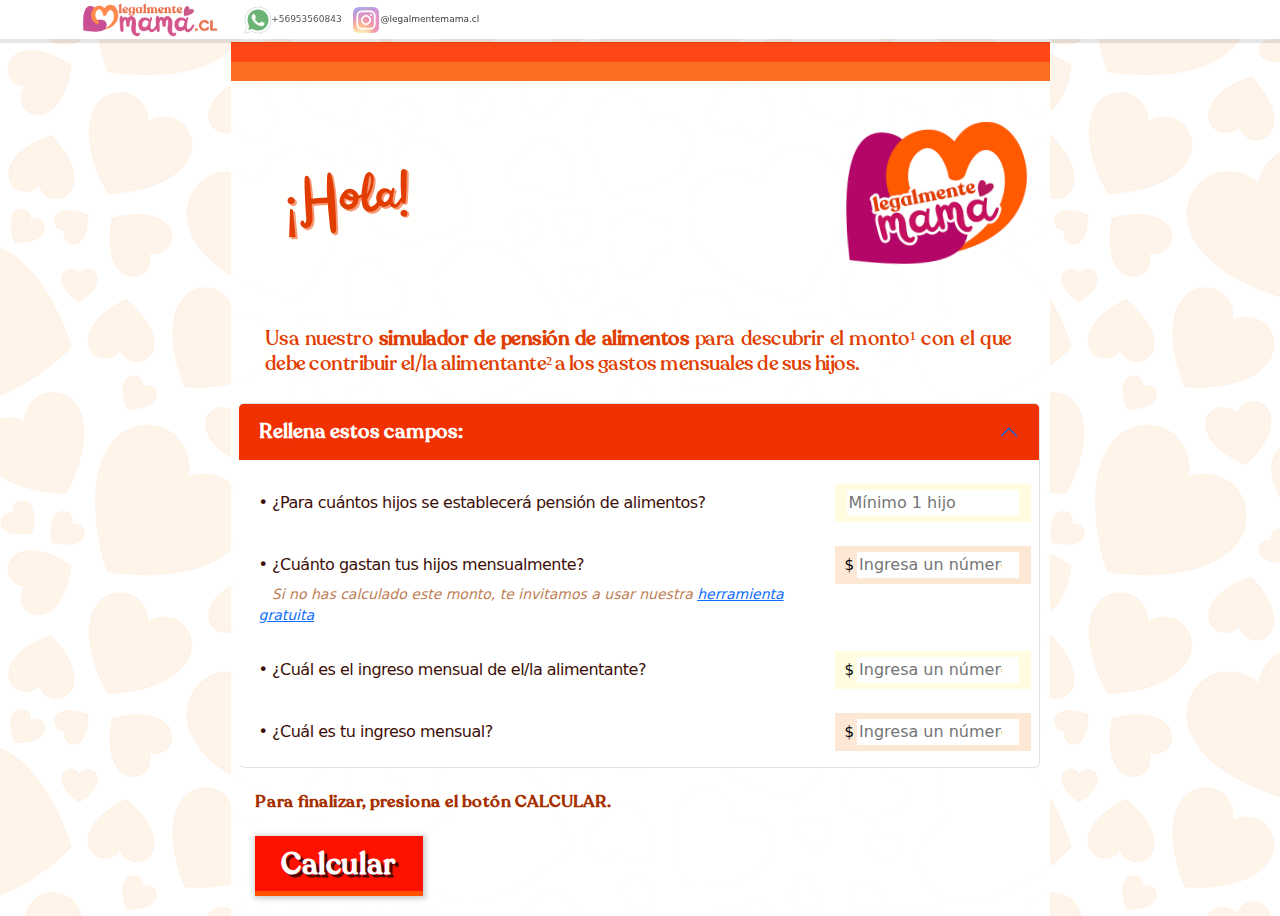
<file: index3.html>
<!DOCTYPE html>
<html lang="en"
    style="background: url(&quot;assets/img/bg3.png&quot;);border-style: hidden;border-color: rgba(0,0,0,0);position: static;overflow: auto;background-size: auto;">

<head>
    <meta charset="utf-8">
    <meta name="viewport" content="width=device-width, initial-scale=1.0, shrink-to-fit=no">
    <title>Calculadora de pensión - LEGALMENTE MAMÁ</title>
    <link rel="icon" type="image/x-icon" href="/images/favicon.png">
    <meta property="og:type" content="website">
    <link rel="stylesheet" href="assets/bootstrap/css/bootstrap.min.css">
    <link rel="stylesheet" href="https://cdnjs.cloudflare.com/ajax/libs/animate.css/3.5.2/animate.min.css">
    <link rel="stylesheet" href="assets/css/styles.min.css">
</head>

<body class="d-flex align-content-center"
    style="background: transparent;border-style: hidden;border-color: rgba(33,37,41,0);height: auto;width: auto;">
    <div class="container-fluid" style="border-style: none;position: relative;margin: auto;padding: 0px;">
        <div class="row order-first" id="navbar" style="background: #ffffff;margin: 0px;">
            <div class="col">
                <nav class="navbar navbar-light navbar-expand fixed-top"
                    style="background: #ffffff;height: 39px;padding-top: 3px;padding-bottom: 9px;box-shadow: 0px 4px rgba(0,0,0,0.1);">
                    <div class="container"><a
                            class="navbar-brand d-flex align-items-center align-self-center m-auto align-items-lg-center"
                            href="http://www.legalmentemama.cl"
                            style="padding-bottom: 0px;font-size: 14px;letter-spacing: -1px;line-height: 9.5px;color: rgba(85,85,85,0.9);padding-top: 8px;margin-right: 0px;padding-right: 15px;"><img
                                class="d-flex d-lg-flex align-items-center m-auto" src="assets/img/headerlogo.png"
                                style="height: auto;object-fit: contain;max-height: 37px;opacity: 0.71;margin-top: 10px;padding-bottom: 1px;margin-bottom: 0px;padding-top: 0px;"></a><button data-bs-toggle="collapse" class="navbar-toggler"
                            data-bs-target="#navcol-1"><span class="visually-hidden">Toggle navigation</span><span
                                class="navbar-toggler-icon"></span></button>
                        <div class="collapse navbar-collapse" id="navcol-1">
                            <ul class="navbar-nav d-flex">
                                <li class="nav-item d-flex"><a
                                        class="nav-link d-flex justify-content-center align-items-center"
                                        href="https://api.whatsapp.com/send/?phone=56953560843"
                                        style="padding-bottom: 2px;font-size: 9px;margin-right: 0px;padding-right: 0px;color: rgba(0,0,0,0.7);"
                                        target="_blank"><img class="d-flex align-items-center"
                                            src="assets/img/wsplogo.png"
                                            style="width: auto;max-height: 32px;opacity: 1;filter: grayscale(45%);margin-right: -3px;">+56953560843</a>
                                </li>
                                <li class="nav-item"><a
                                        class="nav-link active d-flex justify-content-start align-items-center"
                                        style="padding-bottom: 2px;font-size: 9px;padding-left: 8px;color: rgba(0,0,0,0.8);"
                                        target="_blank" href="https://www.instagram.com/legalmentemama.cl/"><img
                                            class="d-flex align-items-center" src="assets/img/iglogo.png"
                                            style="width: auto;max-height: 32px;opacity: 0.51;padding: 3px;padding-right: 0px;margin-right: -1px;">&nbsp;@legalmentemama.cl</a>
                                </li>
                            </ul>
                        </div>
                    </div>
                </nav>
            </div>
        </div>
        <div class="row d-inline-block d-lg-flex d-xl-flex justify-content-center mx-auto pulse animated"
            style="border-style: none;max-width: 819px;">
            <div class="col-auto mx-auto" id="formulario"
                style="margin-top: 81px;border-top-left-radius: 5;border-top-right-radius: 5;border-bottom-right-radius: 5;border-bottom-left-radius: 5;background: rgba(255,255,255,0.93);box-shadow: 0px -19px rgb(250, 110, 36), 0px 0px rgb(245, 122, 56), 0px 40px rgb(255, 255, 255), 0px -39px rgb(255, 72, 22);border-style: none;border-color: rgb(92, 170, 150);padding-left: 8px;padding-right: 3px;">
                <div class="table-responsive d-table align-items-center">
                    <table class="table table-sm">
                        <thead style="padding-bottom: 0px;margin-bottom: 0px;">
                            <tr style="height: 150px;margin-bottom: 0px;padding-bottom: 0px;">
                                <td class="text-start d-flex align-items-center align-self-end flex-wrap"
                                    style="font-family: Railey-PersonalUse;font-size: 54px;transform: perspective(0px) translateY(-5px) rotate(-2deg);text-shadow: 2px 2px #f79977;color: #e13d00;border-style: none;line-height: 40.5px;padding-bottom: 0px;letter-spacing: 0px;text-align: center;margin-bottom: -19px;">
                                    <br>
                                    <div class="row d-flex"
                                        style="max-height: 201px;margin-bottom: 5%;padding-bottom: 0px;">
                                        <div class="col-5 col-sm-7 col-md-8 col-xl-8 offset-1 offset-sm-1 offset-md-1 offset-xl-1 d-flex order-first me-auto"
                                            style="padding-left: 2px;">
                                            <p class="d-flex align-self-center"
                                                style="transform: translateX(-20px);font-size: 60px;text-align: right;font-family: Railey-PersonalUse;padding-top: 0px;margin-top: 16px;">
                                                ¡Hola!<br><br></p>
                                        </div>
                                        <div class="col-5 col-sm-1 col-md-2 col-xl-1 offset-sm-5 offset-md-0 offset-xl-4 d-flex flex-shrink-1 align-items-center flex-sm-grow-1"
                                            style="padding-left: 0px;margin-left: 1px;"><img class="img-fluid d-flex"
                                                src="assets/img/logosmall.png"
                                                style="width: auto;height: auto;margin-top: -14px;transform: translateX(-5%);">
                                        </div>
                                    </div>
                                </td>
                            </tr>
                        </thead>
                        <tbody>
                            <tr id="introduccion">
                                <td
                                    style="font-family: Recoleta;font-size: 20px;text-align: justify;color: #e13d00;letter-spacing: -0.5px;line-height: 25px;border-style: hidden;border-color: rgb(106, 129, 143);padding-right: 35px;padding-left: 26px;margin-top: 0px;padding-top: 0px;">
                                    Usa nuestro <b>simulador de pensión de alimentos</b> para descubrir el monto¹ con el
                                    que debe contribuir el/la alimentante² a los gastos mensuales de sus hijos.</td>
                            </tr>
                            <tr id="comofunciona"
                                style="display: flex;border-style: hidden;padding-top: 8px;padding-bottom: 3px;padding-left: 23px;">
                                <td style="display: flex;border-style: hidden;">
                                </td>
                            </tr>
                            <tr id="acordion">
                                <td style="padding-right: 7px;margin-left: 0px;padding-left: 0px;border-style: hidden;">
                                    <div class="accordion" role="tablist" id="accordion-1">
                                        <div class="accordion-item" id="cat-sobreti" title=""
                                            style="border-left-style: hidden;">
                                            <h2 class="none" role="tab" style="border-left-style: hidden;"><button
                                                    class="accordion-button" type="button" data-bs-toggle="collapse"
                                                    data-bs-target="#accordion-1 .item-1" aria-expanded="true"
                                                    aria-controls="accordion-1 .item-1" id="sobretibutton"
                                                    style="font-family: Recoleta;font-size: 20px;font-weight: bold;color: rgb(255, 255, 255);background: rgb(240,50,0);box-shadow: 0px 0px, inset -61px 0px rgb(240,50,0), inset 0px 28px rgb(240,50,0);text-shadow: 2px 2px 6px rgb(240,50,0);"><strong>Rellena
                                                        estos campos:</strong></button></h2>
                                            <div class="none" role="tabpanel" id="sobretibuttoncontent">
                                                <div class="accordion-body">
                                                    <div class="row" id="inputhijos">
                                                        <div class="col-12 col-sm-9 col-md-9 col-lg-9 col-xl-9"><label
                                                                class="col-form-label d-inline-flex"
                                                                style="text-align: justify;letter-spacing: -0.5px;color: #3c0e06;">•
                                                                ¿Para cuántos hijos se establecerá pensión de
                                                                alimentos?</label></div>
                                                        <div class="col-12 col-md-2 col-lg-1 col-xl-2 offset-xl-0 d-inline-flex flex-grow-1 justify-content-end align-content-stretch"
                                                            style="background: rgb(255, 252, 224);min-height: 37px;">
                                                            <input class="flex-grow-1 align-self-center" type="number"
                                                                id="hijosmediacion" max="99" min="1"
                                                                name="hijosmediacionname" step="1"
                                                                style="text-align: left;min-width: 57px;border-style: hidden;"
                                                                placeholder="Mínimo 1 hijo">
                                                        </div>
                                                    </div>
                                                    <div class="row" id="errorhijosmediacion" style="display: none;">
                                                        <div class="col-12 col-sm-12 col-md-12 col-lg-12 col-xl-12"
                                                            style="padding-left: 0px;padding-right: 0px;"><label
                                                                class="col-form-label d-flex justify-content-end mx-auto"
                                                                style="letter-spacing: -0.5px;background: rgba(215,48,34,0.07);color: rgb(210,13,1);padding-left: 11px;padding-right: 7px;text-align: justify;">Debes
                                                                considerar al menos 1 hijo o hija.</label></div>
                                                    </div>
                                                    <br>
                                                    <div class="row" id="inputgastos">
                                                        <div class="col-12 col-sm-9 col-md-9 col-lg-9 col-xl-9"><label
                                                                class="col-form-label d-inline-flex"
                                                                style="text-align: justify;letter-spacing: -0.5px;color: #3c0e06;">•
                                                                ¿Cuánto gastan tus hijos mensualmente?</label></div>
                                                        <div class="col-12 col-md-2 col-lg-1 col-xl-2 offset-xl-0 d-inline-flex flex-grow-1 justify-content-end align-content-stretch"
                                                            style="background: rgb(252, 232, 213);min-height: 37px;">
                                                            <p class="align-self-center my-auto"
                                                                style="margin-right: 1px;color: rgb(0,0,0);transform: translateX(-2px) translateY(1px);font-size: 15px;">
                                                                $</p><input class="flex-grow-1 align-self-center"
                                                                type="number" id="gastostotales" max="999999999" min="1"
                                                                name="gastos" step="1"
                                                                style="text-align: left;min-width: 57px;border-style: hidden;"
                                                                placeholder="Ingresa un número">
                                                        </div>
                                                        <div class="col-12 col-sm-9 col-md-9 col-lg-9 col-xl-9"><label
                                                                style="font-size: 14px;color: #be7e54"><i>   Si no has
                                                                    calculado este monto, te invitamos a usar nuestra <a
                                                                        href="https://legalmentemama.github.io/"
                                                                        target="_blank">herramienta
                                                                        gratuita</a></i></label></div>
                                                    </div>
                                                    <div class="row" id="errorgastostotales" style="display: none;">
                                                        <div class="col-12 col-sm-12 col-md-12 col-lg-12 col-xl-12"
                                                            style="padding-left: 0px;padding-right: 0px;"><label
                                                                class="col-form-label d-flex justify-content-end mx-auto"
                                                                style="letter-spacing: -0.5px;background: rgba(215,48,34,0.07);color: rgb(210,13,1);padding-left: 11px;padding-right: 7px;text-align: justify;">Los
                                                                gastos deben ser un número mayor a 0.</label></div>
                                                    </div>
                                                    <br>
                                                    <div class="row" id="inputingresospadre">
                                                        <div class="col-12 col-sm-9 col-md-9 col-lg-9 col-xl-9"><label
                                                                class="col-form-label d-inline-flex"
                                                                style="text-align: justify;letter-spacing: -0.5px;color: #3c0e06;">•
                                                                ¿Cuál es el ingreso mensual de el/la
                                                                alimentante?</label></div>
                                                        <div class="col-12 col-md-2 col-lg-1 col-xl-2 offset-xl-0 d-inline-flex flex-grow-1 justify-content-end align-content-stretch"
                                                            style="background: rgb(255, 252, 224);min-height: 37px;">
                                                            <p class="align-self-center my-auto"
                                                                style="margin-right: 1px;color: rgb(0,0,0);transform: translateX(-2px) translateY(1px);font-size: 15px;">
                                                                $</p><input class="flex-grow-1 align-self-center"
                                                                type="number" id="ingresospadre" max="999999999" min="1"
                                                                name="ingresospadrename" step="1"
                                                                style="text-align: left;min-width: 57px;border-style: hidden;"
                                                                placeholder="Ingresa un número">
                                                        </div>
                                                    </div>
                                                    <div class="row" id="erroringresospadre" style="display: none;">
                                                        <div class="col-12 col-sm-12 col-md-12 col-lg-12 col-xl-12"
                                                            style="padding-left: 0px;padding-right: 0px;"><label
                                                                class="col-form-label d-flex justify-content-end mx-auto"
                                                                style="letter-spacing: -0.5px;background: rgba(215,48,34,0.07);color: rgb(210,13,1);padding-left: 11px;padding-right: 7px;text-align: justify;">Debes
                                                                ingresar un monto. Si el padre no percibe ingresos,
                                                                puedes escribir 0.</label></div>
                                                    </div>
                                                    <br>
                                                    <div class="row" id="inputingresosmadre">
                                                        <div class="col-12 col-sm-9 col-md-9 col-lg-9 col-xl-9"><label
                                                                class="col-form-label d-inline-flex"
                                                                style="text-align: justify;letter-spacing: -0.5px;color: #3c0e06;">•
                                                                ¿Cuál es tu ingreso mensual?</label></div>
                                                        <div class="col-12 col-md-2 col-lg-1 col-xl-2 offset-xl-0 d-inline-flex flex-grow-1 justify-content-end align-content-stretch"
                                                            style="background: rgb(252, 232, 213);min-height: 37px;">
                                                            <p class="align-self-center my-auto"
                                                                style="margin-right: 1px;color: rgb(0,0,0);transform: translateX(-2px) translateY(1px);font-size: 15px;">
                                                                $</p><input class="flex-grow-1 align-self-center"
                                                                type="number" id="ingresosmadre" max="999999999" min="0"
                                                                name="ingresosmadrename" step="1"
                                                                style="text-align: left;min-width: 57px;border-style: hidden;"
                                                                placeholder="Ingresa un número">
                                                        </div>
                                                    </div>
                                                    <div class="row" id="erroringresosmadre" style="display: none;">
                                                        <div class="col-12 col-sm-12 col-md-12 col-lg-12 col-xl-12"
                                                            style="padding-left: 0px;padding-right: 0px;"><label
                                                                class="col-form-label d-flex justify-content-end mx-auto"
                                                                style="letter-spacing: -0.5px;background: rgba(215,48,34,0.07);color: rgb(210,13,1);padding-left: 11px;padding-right: 7px;text-align: justify;">Debes
                                                                ingresar un monto. Si no percibes ingresos, puedes
                                                                escribir 0.</label></div>
                                                    </div>

                                                </div>
                                            </div>
                                        </div>
                                    </div>
                                </td>
                            </tr>
                            <tr style="border-style: hidden;">
                                <td
                                    style="padding-left: 16px;font-size: 17px;font-family: Recoleta;padding-top: 20px;color: rgb(167, 48, 1);font-weight: bold;text-align: justify;line-height: 20px;border-style: hidden;letter-spacing: 0px;padding-right: 28px;">
                                    Para finalizar, presiona el botón CALCULAR.</td>
                            </tr>
                            <tr id="errorcalculo" style="display: none;">
                                <td style="padding-top: 24px;"><label
                                        class="form-label d-flex justify-content-start mx-auto"
                                        style="letter-spacing: -0.5px;background: rgba(215,48,34,0.07);color: rgb(210,13,1);padding-left: 11px;padding-right: 7px;padding-bottom: 13px;padding-top: 11px;">·
                                        Algunos de los campos que ingresaste no son válidos o están vacíos.<br>· Por
                                        favor revisa los campos marcados en rojo y rellena los campos vacíos.</label>
                                </td>
                            </tr>
                            <tr style="border-style: hidden;">
                                <td
                                    style="padding-left: 16px;font-size: 19px;font-family: Recoleta;padding-top: 20px;color: rgb(197,35,84);font-weight: bold;text-align: right;text-shadow: 2px 2px 3px rgba(173,29,55,0.23);padding-right: 24px;line-height: 26px;border-style: hidden;">
                                    <div class="row">
                                        <div class="col-8 col-sm-9 col-xl-5 offset-xl-0 d-flex justify-content-start">
                                            <button class="btn btn-primary calcbtn" id="calcular" type="button"
                                                style="min-width: 168px;min-height: 60px;font-size: 30px;background: #ff1100;box-shadow: inset 0px -5px #ff5202, 1px 1px 5px 2px rgba(0,0,0,0.19);color: rgb(255,255,255);text-shadow: 3px 3px 0px #550707;font-weight: bold;letter-spacing: 0px;padding-right: 8px;padding-left: 8px;padding-top: 3px;padding-bottom: 5px;border-radius: 0px;border-style: hidden;"
                                                onclick="CalculoFinal();">Calcular</button>
                                        </div>
                                    </div>
                                </td>
                            </tr>
                        </tbody>
                    </table>
                    <div class="col-auto mx-auto" id="calculopension"
                        style="margin-top: 10px;background: rgba(255,255,255,0.93);padding-left: 8px;padding-right: 3px;">
                        <table class="table table-sm">
                        </table>
                        <p id="resultadostexto"
                            style="padding-left: 16px;margin-top: 80px; font-size: 28px;font-family: Recoleta;padding-top: 0px;color: rgb(39, 38, 38);text-align: center;line-height: 26px;border-style: hidden;letter-spacing: 0px;padding-right: 28px;box-shadow: 0px -10px rgb(202, 202, 202), 0px 0px rgb(245, 122, 56), 0px 20px rgb(255, 255, 255), 0px -20px rgb(199, 199, 199);">
                            RESULTADOS:
                            <br>
                        </p>
                        <p id="ancla"></p>
                        <div class="row" id="imprimir"
                            style="margin-top: -11px;padding-right: 68px;margin-right: -30px; text-align: center;">
                            <div class="row"
                                style="padding-bottom: 0px;margin-bottom: 10px;padding-left: 15px;padding-right: 0px;margin-right: 0px; text-align: center;">
                                <button class="btn btn-primary" type="button"
                                    style="min-width: 141px;min-height: 43px;font-size: 20px;text-align: center; align-self: center; align-items:center; align-content: center;background: #f71f67;box-shadow: inset 0px -3px #ac033b, 1px 1px 5px 2px rgba(0,0,0,0.19);color: rgb(255,255,255);text-shadow: 0px 0px 4px rgba(81, 2, 26, 0.86);font-weight: bold;letter-spacing: 0px;margin-left: 15px; padding-right: 0px;padding-left: 0px;padding-top: 0px;border-style: hidden;border-radius: 0px;padding-bottom: 2px;"
                                    onclick="SendWspMsg();">Contactarnos</button>
                            </div>
                            <p
                                style="line-height: 20px;margin-left: 5px;font-size: 18px;font-family: Recoleta;text-align: center;margin-right: 10px;color: rgb(170, 60, 115);">
                                Si tienes cualquier pregunta, ¡no dudes en agendar una asesoría con
                                nosotras!<br>Presiona CONTACTARNOS para enviarnos esta información por WhatsApp.</p>
                        </div>
                        <div class="row" style="margin-top: 5px;">
                            <div class="col-11 col-lg-11"
                                style="padding-bottom: 0px;margin-bottom: 27px;padding-left: 28px;padding-right: 2px;">
                            </div>
                        </div>
                        <div class="row" id="infofinal" style="margin-top: -11px;">
                            <div class="col" style="padding-left: 33px;padding-bottom: 0px;margin-bottom: 10px;">
                                <p
                                    style="line-height: 20px;margin-left: -21px;font-size: 14px;text-align: justify;margin-right: 10px;color: rgb(109, 109, 109);">
                                    ¹ El monto a determinar es referencial y se calcula con base en las reglas de los
                                    Arts. 230, 231, 329 y 330 del Código Civil, los Arts. 3 y 7 de la Ley n.º 14.908 y
                                    la información ingresada por ti. Ten en cuenta que el monto puede variar según lo
                                    que se determina judicialmente.<br><br>² El alimentante es la persona (madre o
                                    padre) obligado al pago de una pension de alimentos.</p>
                            </div>
                        </div>
                    </div>
                </div>
            </div>
        </div>
    </div>
    <script src="assets/bootstrap/js/bootstrap.min.js"></script>
    <script src="assets/js/scriptpension.js"></script>

</body>

</html>
</file>
<file: assets/css/styles.min.css>
@font-face{font-family:Railey-PersonalUse;src:url(../../assets/fonts/RaileyPersonalUseRegular.woff2) format('woff2'),url(../../assets/fonts/RaileyPersonalUseRegular.woff) format('woff');font-weight:400;font-style:normal;font-display:swap}@font-face{font-family:Recoleta;src:url(../../assets/fonts/Recoleta-Medium.woff2) format('woff2'),url(../../assets/fonts/Recoleta-Medium.woff) format('woff'),url(../../assets/fonts/Recoleta-Medium.ttf) format('truetype');font-weight:500;font-style:normal;font-display:auto}.btn-check:checked,.btn:a,.btn:active{border-style:hidden!important}.btn.active:focus{background-color:#f1d6eb!important}.comofunc:hover{background-color:#f2bee7!important}
</file>
